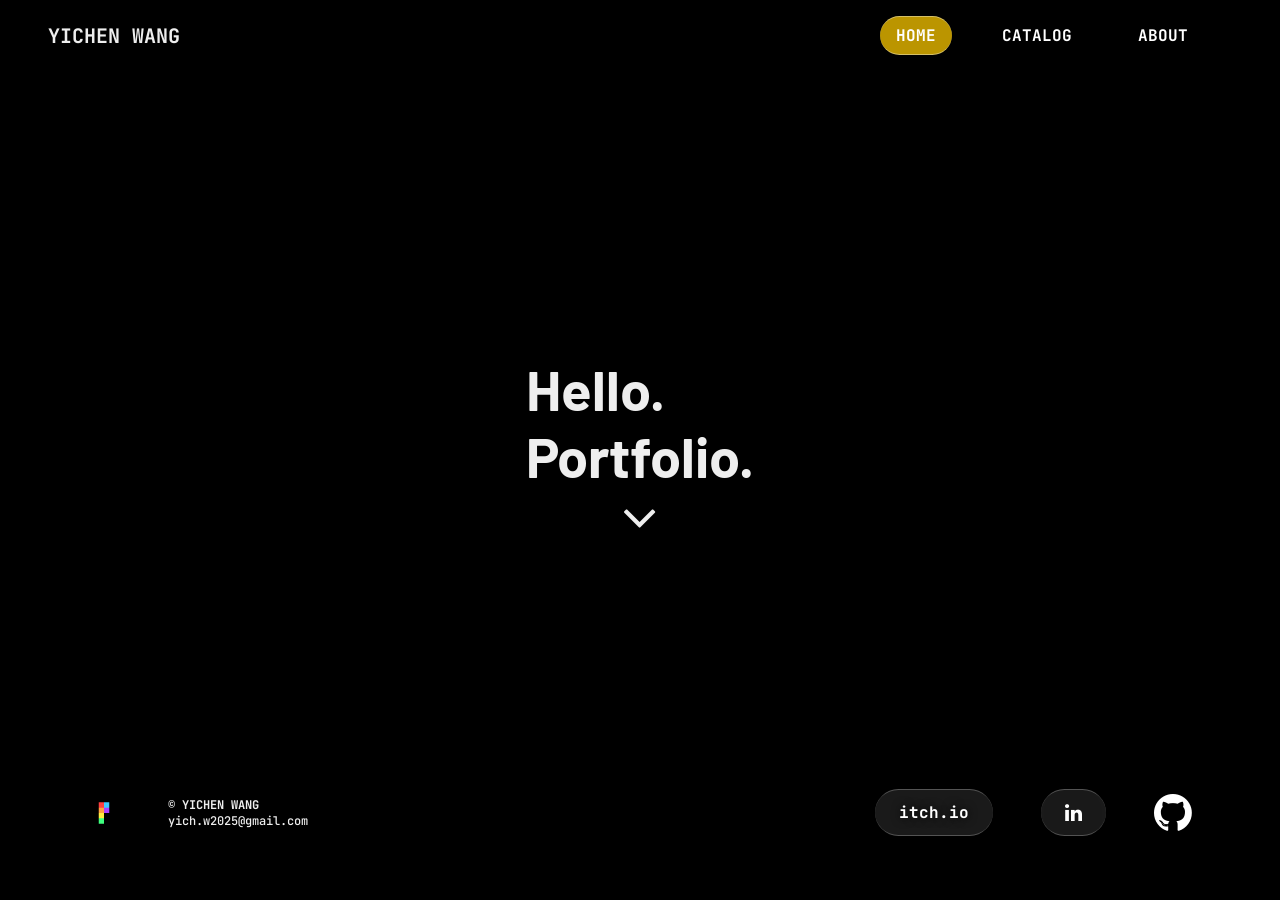
<file: index.html>
<!DOCTYPE html>
<html style="overflow: hidden;">
<!-- HEAD -->
<head>
  <meta charset="UTF-8">
  <meta name="viewport" content="width=device-width, initial-scale=1.0, viewport-fit=cover, strict-origin">

  <!-- STYLE -->
  <link rel="stylesheet" href="https://cdnjs.cloudflare.com/ajax/libs/font-awesome/4.7.0/css/font-awesome.min.css" onerror="this.onerror=null;this.href='assets/font-awesome-4.7.0/css/font-awesome.min.css';">
  <link rel="stylesheet" href="css/style.css">

  <!-- SCRIPTS -->
  <!--<script src="https://ajax.googleapis.com/ajax/libs/jquery/3.6.0/jquery.min.js" onerror="this.onerror=null;this.href='js/jquery-4.0.0.min.js';"></script>-->
  <script src="js/jquery-4.0.0.min.js"></script>
  <script src="js/script.js"></script>
  <script src="js/script_home.js"></script>

  <link rel="icon" href="favicon.png">
  <title>Portfolio • Yichen Wang</title>
</head>

<!-- BODY -->
  <body style="min-height: 100vh; overflow: hidden;">
    <div class="nav-bar" style="position: fixed; background: none; backdrop-filter: none; -webkit-backdrop-filter: none;">
      <a class="nav-bar-title">YICHEN WANG</a>
      <div style="float: right; display: block; margin-left: auto;">
        <a href="index.html" class="btn-text btn-link-font current">Home</a>
        <a href="library.html"class="btn-text btn-link-font">Catalog</a>
        <a href="about.html" class="btn-text btn-link-font">About</a>
      </div>
    </div>

    <div class="scroll-snap-container" id="home-content">
      <div class="scroll-snap-item">
        <div class="float-center">
          <h1 style="text-align: left; display: block;" class="anim-scale-out-fade-in">Hello.<br>Portfolio.<br><span><i class="fa fa-angle-down" style="text-align: center; display: block;"></i></span></h1>
        </div>
        <!--<img src="assets/images/atcw_signal.webp">-->
        <video autoplay muted loop style="width: 100%; object-fit: cover;">
              <source src="assets/videos/atcw.mp4" type="video/mp4">
              Your browser does not support the video tag.
          </video>
      </div>
      <div class="scroll-snap-item">
        <div class="float-center">
          <a class="btn-text-banner" href="https://tony-lindorock.itch.io/prey" onclick="window.open(this.href,'_blank');return false;" rel="noopener noreferrer"><h1>Prey</h1><br><br><h3>Demo on itch.io</h2></a>
        </div>
        <img src="assets/images/prey_ss.webp">
      </div>
      <div class="scroll-snap-item">
        <div class="float-center">
          <a class="btn-text-banner" href="proj_g_crimson.html"><h1>Project Crimson</h1></a>
        </div>
        <img src="assets/images/proj_crimson/crimson_env_concept.webp">
      </div>
      <!--<div class="scroll-snap-item">
        <div class="float-center">
          <a class="btn-text-banner" href="proj_gallery.html"><h1>Gallery</h1></a>
        </div>
        <img src="assets/images/misc/pistol_render_3.webp">
      </div>-->
      <div class="scroll-snap-item">
        <div class="float-center">
          <a class="btn-text-banner" href="proj_g_rhizome.html"><h1>Project Rhizome</h1></a>
        </div>
        <img src="assets/images/proj_rhizome/rh_closeup_security.webp">
      </div>
    </div>

    <footer style="position: fixed; background: none; left: 0; bottom: 0;">
      <div class="h-container" style="float: left; margin-right: auto; margin-left: 32px;">
        <img class="logo" src="assets/images/logo.png">
        <p class="footer-font">© YICHEN WANG<br><span class="footer-font-alt">yich.w2025@gmail.com<span></p>
      </div>
      <div class="h-container" style="float: right; margin-left: auto; margin-right: 32px;">
        <a class="btn btn-font" href="https://tony-lindorock.itch.io/" onclick="window.open(this.href,'_blank');return false;" rel="noopener noreferrer">itch.io</a>
        <a class="btn-icon shape" href="https://linkedin.com/in/yichen-wang-63a965241" onclick="window.open(this.href,'_blank');return false;" rel="noopener noreferrer"><i class="fa fa-linkedin" aria-hidden="true"></i></a>
        <a class="btn-icon" href="https://github.com/tonylindorock" onclick="window.open(this.href,'_blank');return false;" rel="noopener noreferrer"><i class="fa fa-github" aria-hidden="true"></i></a>
      </div>
    </footer>
  </body>

</html>
</file>
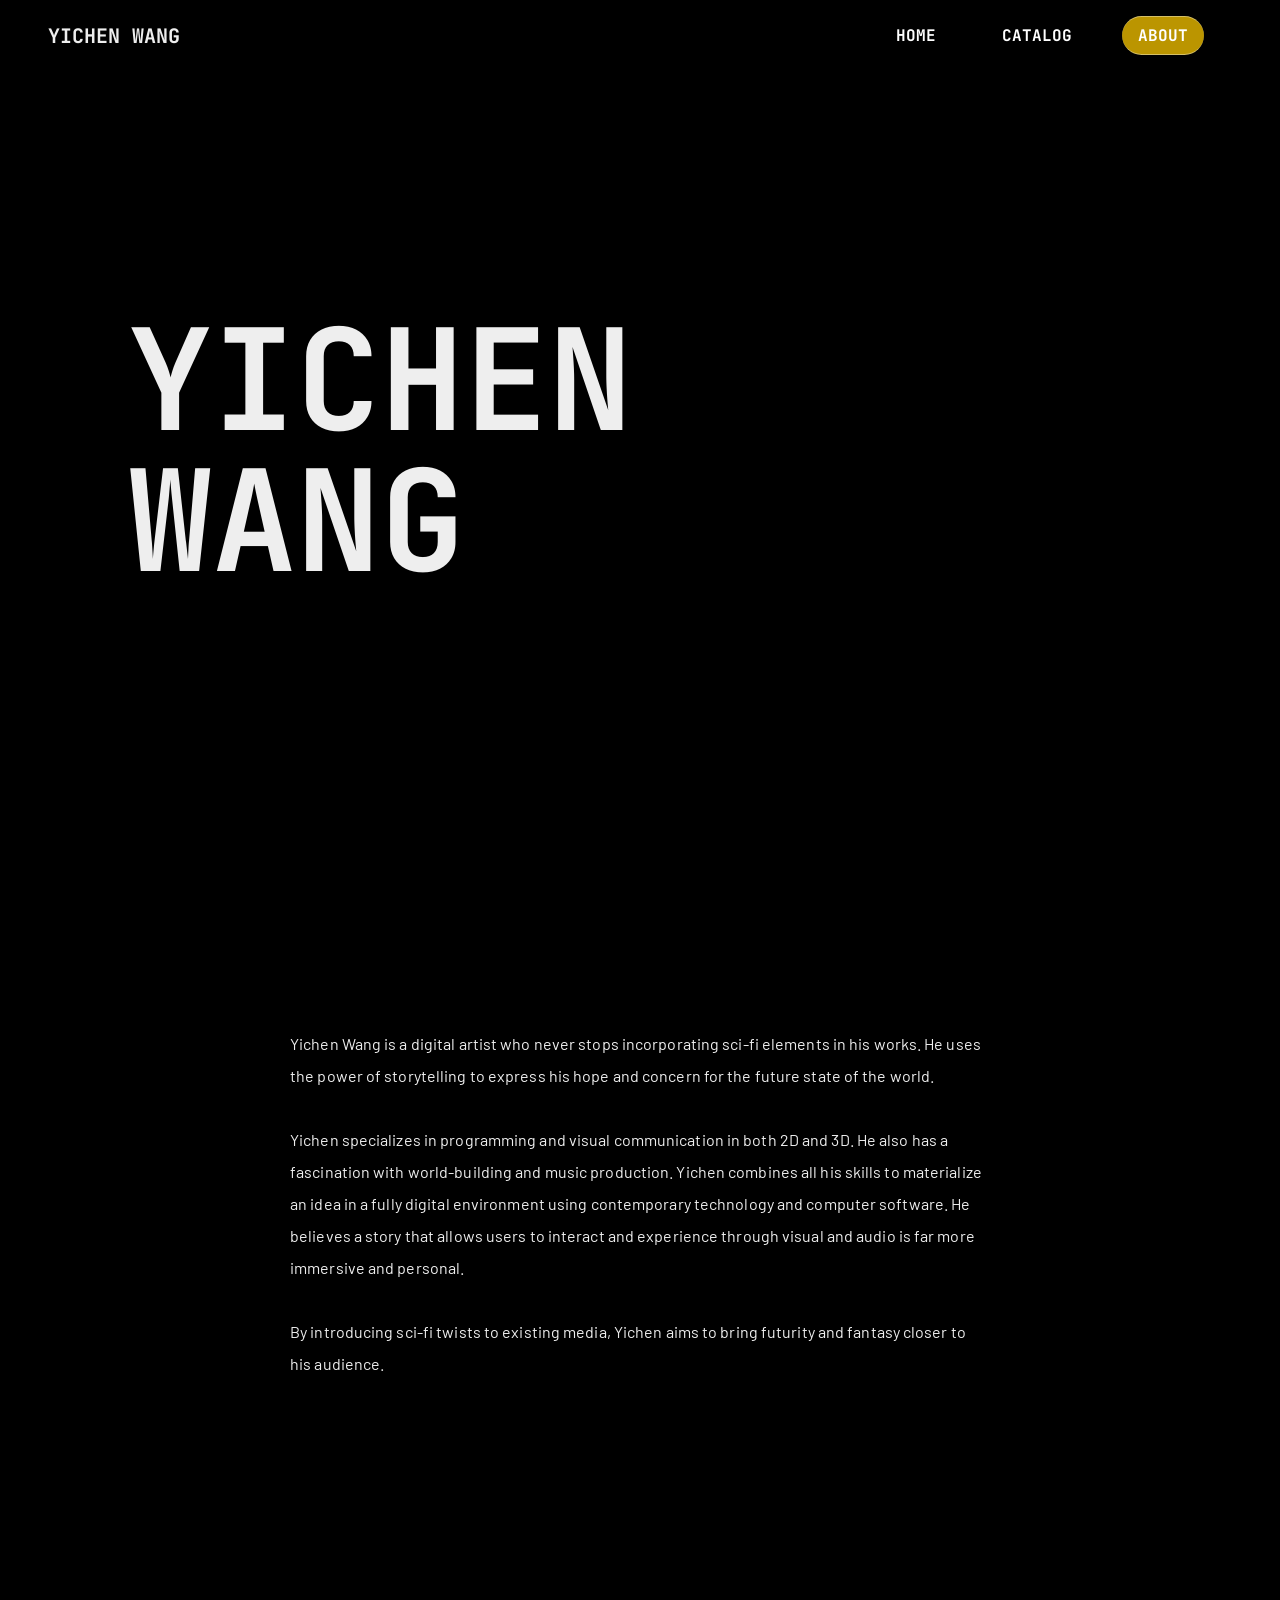
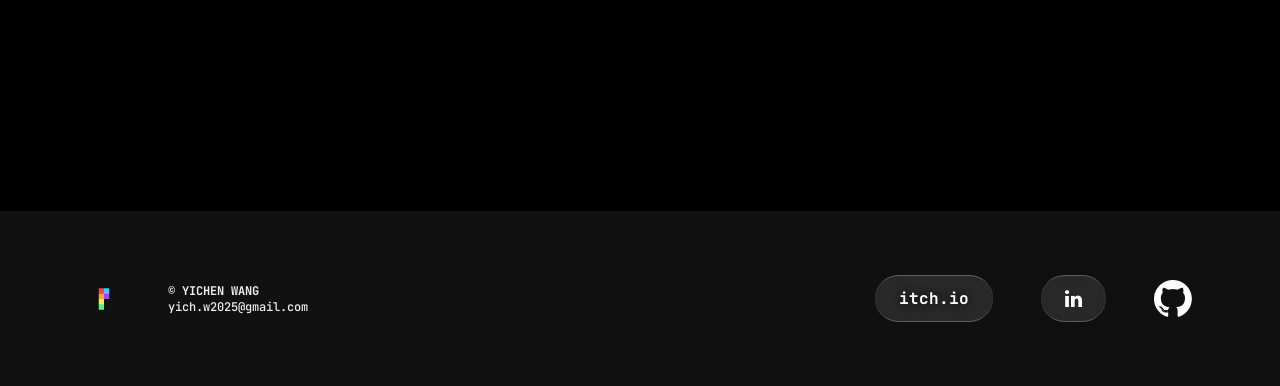
<file: about.html>
<!DOCTYPE html>
<html>
<!-- HEAD -->

<head>
    <meta charset="UTF-8">
    <meta name="viewport" content="width=device-width, initial-scale=1.0, viewport-fit=cover, strict-origin">

    <!-- STYLE -->
    <link rel="stylesheet" href="https://cdnjs.cloudflare.com/ajax/libs/font-awesome/4.7.0/css/font-awesome.min.css" onerror="onErrorLoader(this, 'assets/font-awesome-4.7.0/css/font-awesome.min.css')">
    <link rel="stylesheet" href="css/style.css">
    <link rel="stylesheet" href="css/style_about.css">

    <!-- SCRIPTS -->
    <!--<script src="https://ajax.googleapis.com/ajax/libs/jquery/3.6.0/jquery.min.js" onerror="this.onerror=null;this.href='js/jquery-4.0.0.min.js';"></script>-->
    <script src="js/jquery-4.0.0.min.js"></script>
    <script src="js/script.js"></script>
    <script src="js/script_about.js"></script>

    <link rel="icon" href="favicon.png">
    <title>About Me • Yichen Wang</title>
</head>

<!-- BODY -->
<body>
    <div class="nav-bar" style="position: fixed; left: 0; top: 0">
        <a class="nav-bar-title">YICHEN WANG</a>
        <div style="float: right; display: block; margin-left: auto;">
            <a href="index.html" class="btn-text btn-link-font">Home</a>
            <a href="library.html"class="btn-text btn-link-font">Catalog</a>
            <a href="about.html" class="btn-text btn-link-font current">About</a>
        </div>
    </div>

    <div class="title-name-container">
        <p id="about-name">YICHEN<br>WANG</p>
    </div>

    <div class="empty-space-x1"></div>

    <div class="text-box center body-font">
        <p>
            Yichen Wang is a digital artist who never stops incorporating sci-fi elements in his works. He uses the power of storytelling to express his hope and concern for the future state of the world. 
            <br><br>
            Yichen specializes in programming and visual communication in both 2D and 3D. He also has a fascination with world-building and music production. Yichen combines all his skills to materialize an idea in a fully digital environment using contemporary technology and computer software. He believes a story that allows users to interact and experience through visual and audio is far more immersive and personal.
            <br><br>
            By introducing sci-fi twists to existing media, Yichen aims to bring futurity and fantasy closer to his audience.
        </p>
    </div>

    <div class="empty-space-x2"></div>

    <button class="btn btn-font" id="btn-gotop" title="Go to top" style="visibility: hidden;" onclick="goToTop()"><i class="fa fa-chevron-up" aria-hidden="true"></i></button>

    <!-- FOOTER -->
    <footer style="left: 0; bottom: 0">
        <div class="h-container" style="float: left; margin-right: auto; margin-left: 32px;">
          <img class="logo" src="assets/images/logo.png">
          <p class="footer-font">© YICHEN WANG<br><span class="footer-font-alt">yich.w2025@gmail.com<span></p>
        </div>
        <div class="h-container" style="float: right; margin-left: auto; margin-right: 32px;">
          <a class="btn btn-font" href="https://tony-lindorock.itch.io/" onclick="window.open(this.href,'_blank');return false;" rel="noopener noreferrer">itch.io</a>
          <a class="btn-icon shape" href="https://linkedin.com/in/yichen-wang-63a965241" onclick="window.open(this.href,'_blank');return false;" rel="noopener noreferrer"><i class="fa fa-linkedin" aria-hidden="true"></i></a>
          <a class="btn-icon" href="https://github.com/tonylindorock" onclick="window.open(this.href,'_blank');return false;" rel="noopener noreferrer"><i class="fa fa-github" aria-hidden="true"></i></a>
        </div>
      </footer>
</body>

</html>
</file>
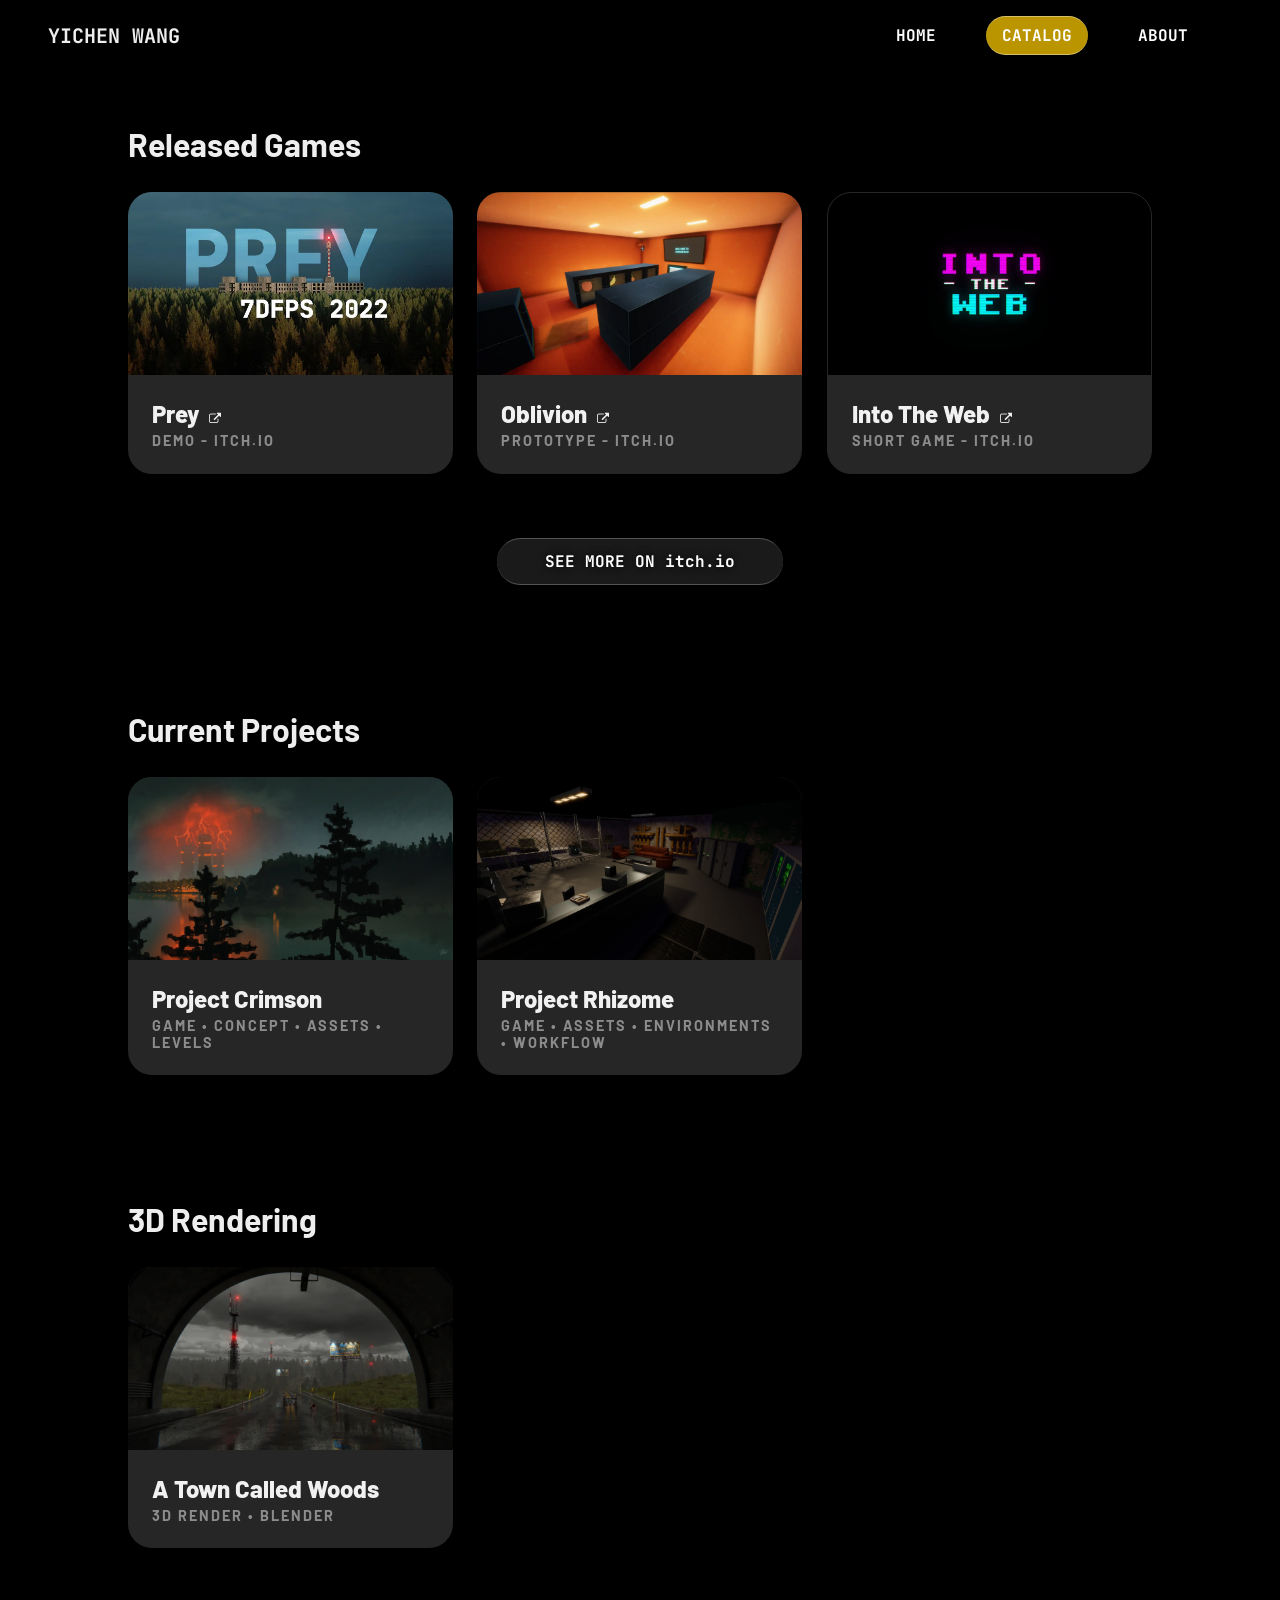
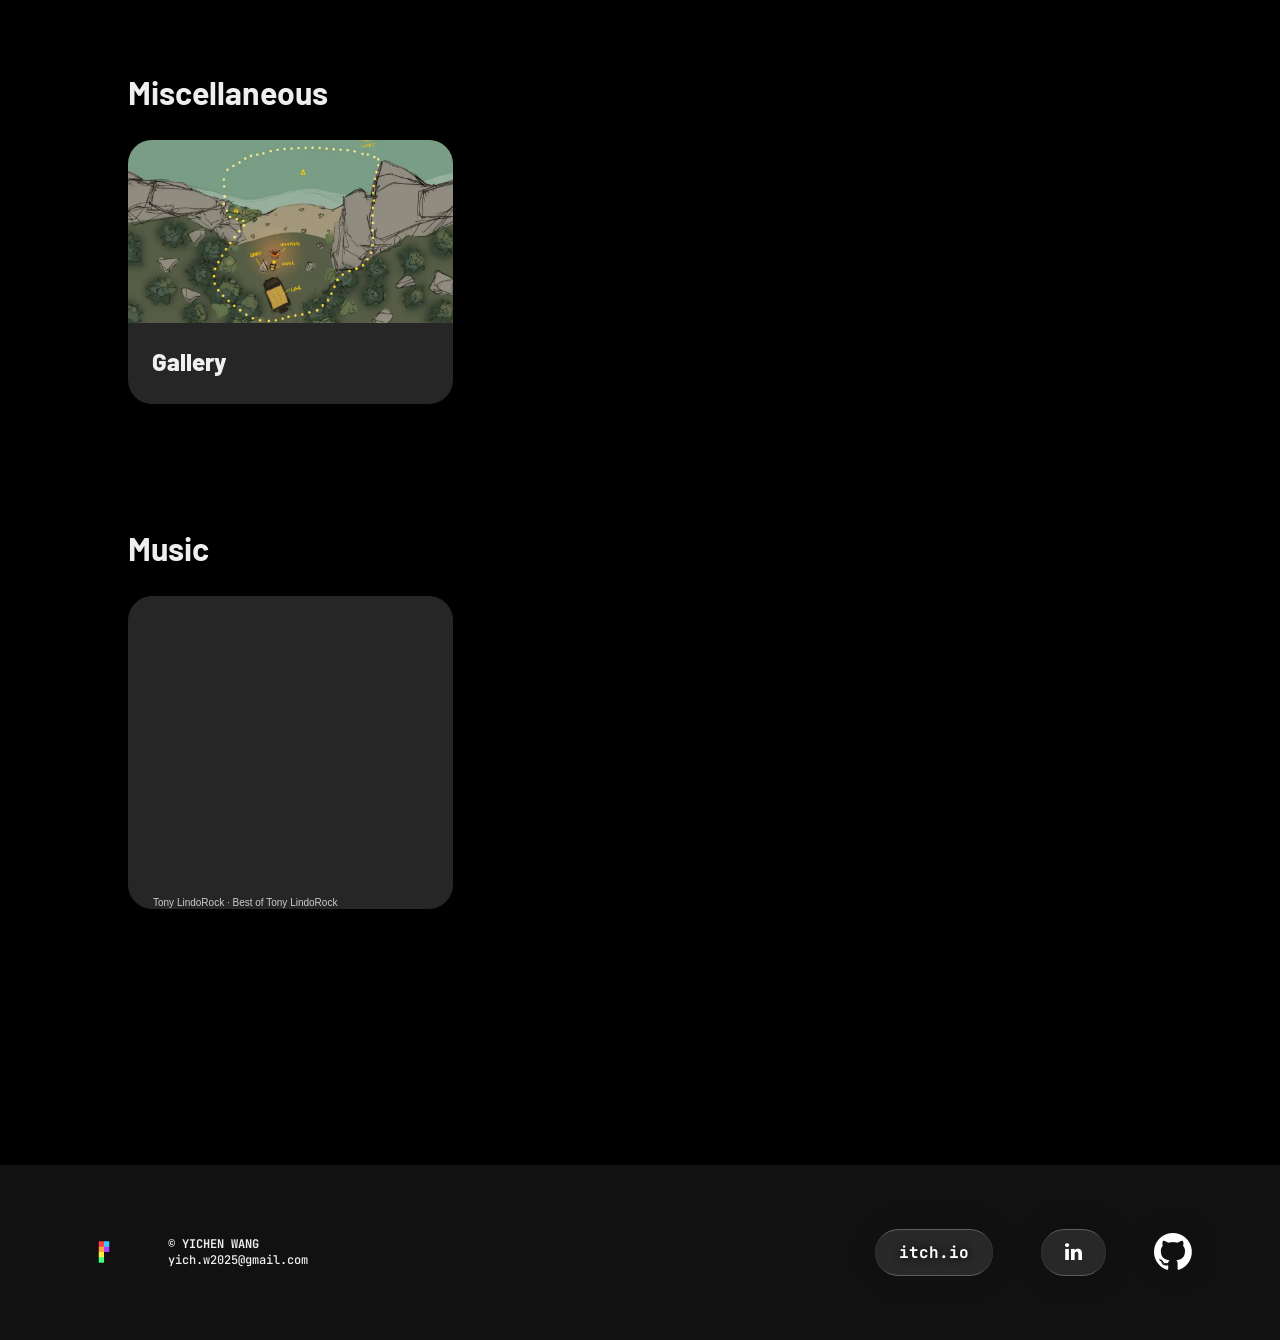
<file: library.html>
<!DOCTYPE html>
<html>
<!-- HEAD -->

<head>
    <meta charset="UTF-8">
    <meta name="viewport" content="width=device-width, initial-scale=1.0, viewport-fit=cover, strict-origin">

    <!-- STYLE -->
    <link rel="stylesheet" href="https://cdnjs.cloudflare.com/ajax/libs/font-awesome/4.7.0/css/font-awesome.min.css" onerror="onErrorLoader(this, 'assets/font-awesome-4.7.0/css/font-awesome.min.css')">
    <link rel="stylesheet" href="css/style.css">

    <!-- SCRIPTS -->
    <!--<script src="https://ajax.googleapis.com/ajax/libs/jquery/3.6.0/jquery.min.js" onerror="this.onerror=null;this.href='js/jquery-4.0.0.min.js';"></script>-->
    <script src="js/jquery-4.0.0.min.js"></script>
    <script src="js/script_inventory.js"></script>
    <script src="js/script.js"></script>

    <link rel="icon" href="favicon.png">
    <title>Catalog • Yichen Wang</title>
</head>

<!-- BODY -->

<body>
    <div class="nav-bar" style="position: fixed; left: 0; top: 0;">
        <a class="nav-bar-title">YICHEN WANG</a>
        <div style="float: right; display: block; margin-left: auto;">
            <a href="index.html" class="btn-text btn-link-font">Home</a>
            <a href="library.html"class="btn-text btn-link-font current">Catalog</a>
            <a href="about.html" class="btn-text btn-link-font">About</a>
        </div>
    </div>

    <!--<div class="banner">
        <div class="float-center">
            <h1 class="center-text">Games<br>Game Design<br>Level Design<br>Programming</h1>
        </div>
        <img class="banner" src="assets/images/oblivion_cover.jpg">
    </div>-->

    <div>
        <div class="empty-space-x1 constant"></div>
        
        <h1 class="category-container">Released Games</h1>
        <div class="grid-container">
            <a class="btn-proj anim-fade-on-load" href="https://tony-lindorock.itch.io/prey" onclick="window.open(this.href,'_blank');return false;" rel="noopener noreferrer">
                <img class="media-preview" src="assets/images/prey_ss.webp">
                <img src="assets/images/prey_cover.webp">
                <div>
                    <p class="title">Prey&nbsp;&nbsp;<i class="fa fa-external-link" style="font-size: 50%;" aria-hidden="true"></i></p>
                    <p class="des">Demo - itch.io</p>
                </div>
            </a>
            <a class="btn-proj anim-fade-on-load" href="https://tony-lindorock.itch.io/oblivion" onclick="window.open(this.href,'_blank');return false;" rel="noopener noreferrer" style="animation-delay: 0.1s;">
                <img class="media-preview" src="assets/images/oblivion_ss.webp">
                <img src="assets/images/oblivion_cover.webp">
                <div>
                    <p class="title">Oblivion&nbsp;&nbsp;<i class="fa fa-external-link" style="font-size: 50%;" aria-hidden="true"></i></p>
                    <p class="des">Prototype - itch.io</p>
                </div>
            </a>
            <a class="btn-proj outline anim-fade-on-load" href="https://tony-lindorock.itch.io/into-the-web-browser" onclick="window.open(this.href,'_blank');return false;" rel="noopener noreferrer" style="animation-delay: 0.2s;">
                <img class="media-preview" src="assets/images/itw_ss.webp">
                <img src="assets/images/itw_cover.webp">
                <div>
                    <p class="title">Into The Web&nbsp;&nbsp;<i class="fa fa-external-link" style="font-size: 50%;" aria-hidden="true"></i></p>
                    <p class="des">Short game - itch.io</p>
                </div>
            </a>
        </div>

        <div class="empty-space-x05"></div>

         <div class="h-container">
            <a class="btn btn-font" style="margin: 0 auto; padding-left: 48px; padding-right: 48px" href="https://tony-lindorock.itch.io/" onclick="window.open(this.href,'_blank');return false;" rel="noopener noreferrer">SEE MORE ON itch.io</a>
        </div>

        <div class="empty-space-x1"></div>
        
        <h1 class="category-container">Current Projects</h1>
        <div class="grid-container">
            <a class="btn-proj anim-fade-on-load" href="proj_g_crimson.html" style="animation-delay: 0.3s;">
                <img class="media-preview" src="assets/images/proj_crimson/crimson_ss_fps.webp">
                <img src="assets/images/proj_crimson/crimson_env_concept.webp">
                <div>
                    <p class="title">Project Crimson</p>
                    <p class="des">Game • Concept • Assets • Levels</p>
                </div>
            </a>
            <a class="btn-proj anim-fade-on-load" href="proj_g_rhizome.html" style="animation-delay: 0.4s;">
                <img class="media-preview" src="assets/images/proj_rhizome/rh_scene_building.webp">
                <img src="assets/images/proj_rhizome/rh_closeup_security.webp">
                <div>
                    <p class="title">Project Rhizome</p>
                    <p class="des">Game • Assets • Environments • Workflow</p>
                </div>
            </a>
        </div>

        <div class="empty-space-x1"></div>

        <h1 class="category-container">3D Rendering</h1>
        <div class="grid-container">
            <a class="btn-proj" href="proj_3d_atcw.html" onmouseover="onProjBtnEntered(this)" onmouseout="onProjBtnExited(this)" style="animation-delay: 0.5s;">
                <video muted loop class="media-preview">
                    <source src="assets/videos/atcw.mp4" type="video/mp4">
                    Your browser does not support the video tag.
                </video>
                <img src="assets/images/atcw_signal.webp">
                <div>
                    <p class="title">A Town Called Woods</p>
                    <p class="des">3D Render • Blender</p>
                </div>
            </a>
        </div>

        <div class="empty-space-x1"></div>
        
        <h1 class="category-container">Miscellaneous</h1>
        <div class="grid-container">
            <a class="btn-proj" href="proj_gallery.html" style="animation-delay: 0.6s;">
                <img class="media-preview" src="assets/images/misc/character_butcher.webp">
                <img src="assets/images/misc/awitw_lv.webp">
                <div>
                    <p class="title">Gallery</p>
                    <p class="des"></p>
                </div>
            </a>
        </div>

        <div class="empty-space-x1"></div>
        
        <h1 class="category-container">Music</h1>
        <div class="grid-container">
            <div class="btn-proj outline"><iframe width="100%" height="300" scrolling="no" frameborder="no" allow="autoplay; encrypted-media" src="https://w.soundcloud.com/player/?url=https%3A//api.soundcloud.com/playlists/soundcloud%3Aplaylists%3A2312456379%3Fsecret_token%3Ds-VtSMbPDx0zj&color=%23ff5500&auto_play=false&hide_related=false&show_comments=true&show_user=true&show_reposts=false&show_teaser=true&visual=true"></iframe><div style="font-size: 10px; color: #cccccc;line-break: anywhere;word-break: normal;overflow: hidden;white-space: nowrap;text-overflow: ellipsis; font-family: Interstate,Lucida Grande,Lucida Sans Unicode,Lucida Sans,Garuda,Verdana,Tahoma,sans-serif;font-weight: 100;"><a href="https://soundcloud.com/tony-lindorock" title="Tony LindoRock" target="_blank" style="color: #cccccc; text-decoration: none;">Tony LindoRock</a> · <a href="https://soundcloud.com/tony-lindorock/sets/best-of-tony-lindorock" title="Best of Tony LindoRock" target="_blank" style="color: #cccccc; text-decoration: none;">Best of Tony LindoRock</a></div></div>
        </div>

        <div class="empty-space-x2"></div>

        <!-- footer -->
        <!--<div class="footnote">
            <p>Some games are also available on GitHub.</p>
        </div>-->

        <footer style="left: 0; bottom: 0">
            <div class="h-container" style="float: left; margin-right: auto; margin-left: 32px;">
                <img class="logo" src="assets/images/logo.png">
                <p class="footer-font">© YICHEN WANG<br><span class="footer-font-alt">yich.w2025@gmail.com<span></p>
            </div>
            <div class="h-container" style="float: right; margin-left: auto; margin-right: 32px;">
                <a class="btn btn-font" href="https://tony-lindorock.itch.io/" onclick="window.open(this.href,'_blank');return false;" rel="noopener noreferrer">itch.io</a>
                <a class="btn-icon shape" href="https://linkedin.com/in/yichen-wang-63a965241" onclick="window.open(this.href,'_blank');return false;" rel="noopener noreferrer"><i class="fa fa-linkedin" aria-hidden="true"></i></a>
                <a class="btn-icon" href="https://github.com/tonylindorock" onclick="window.open(this.href,'_blank');return false;" rel="noopener noreferrer"><i class="fa fa-github" aria-hidden="true"></i></a>
            </div>
        </footer>
    </div>
</body>

</html>
</file>
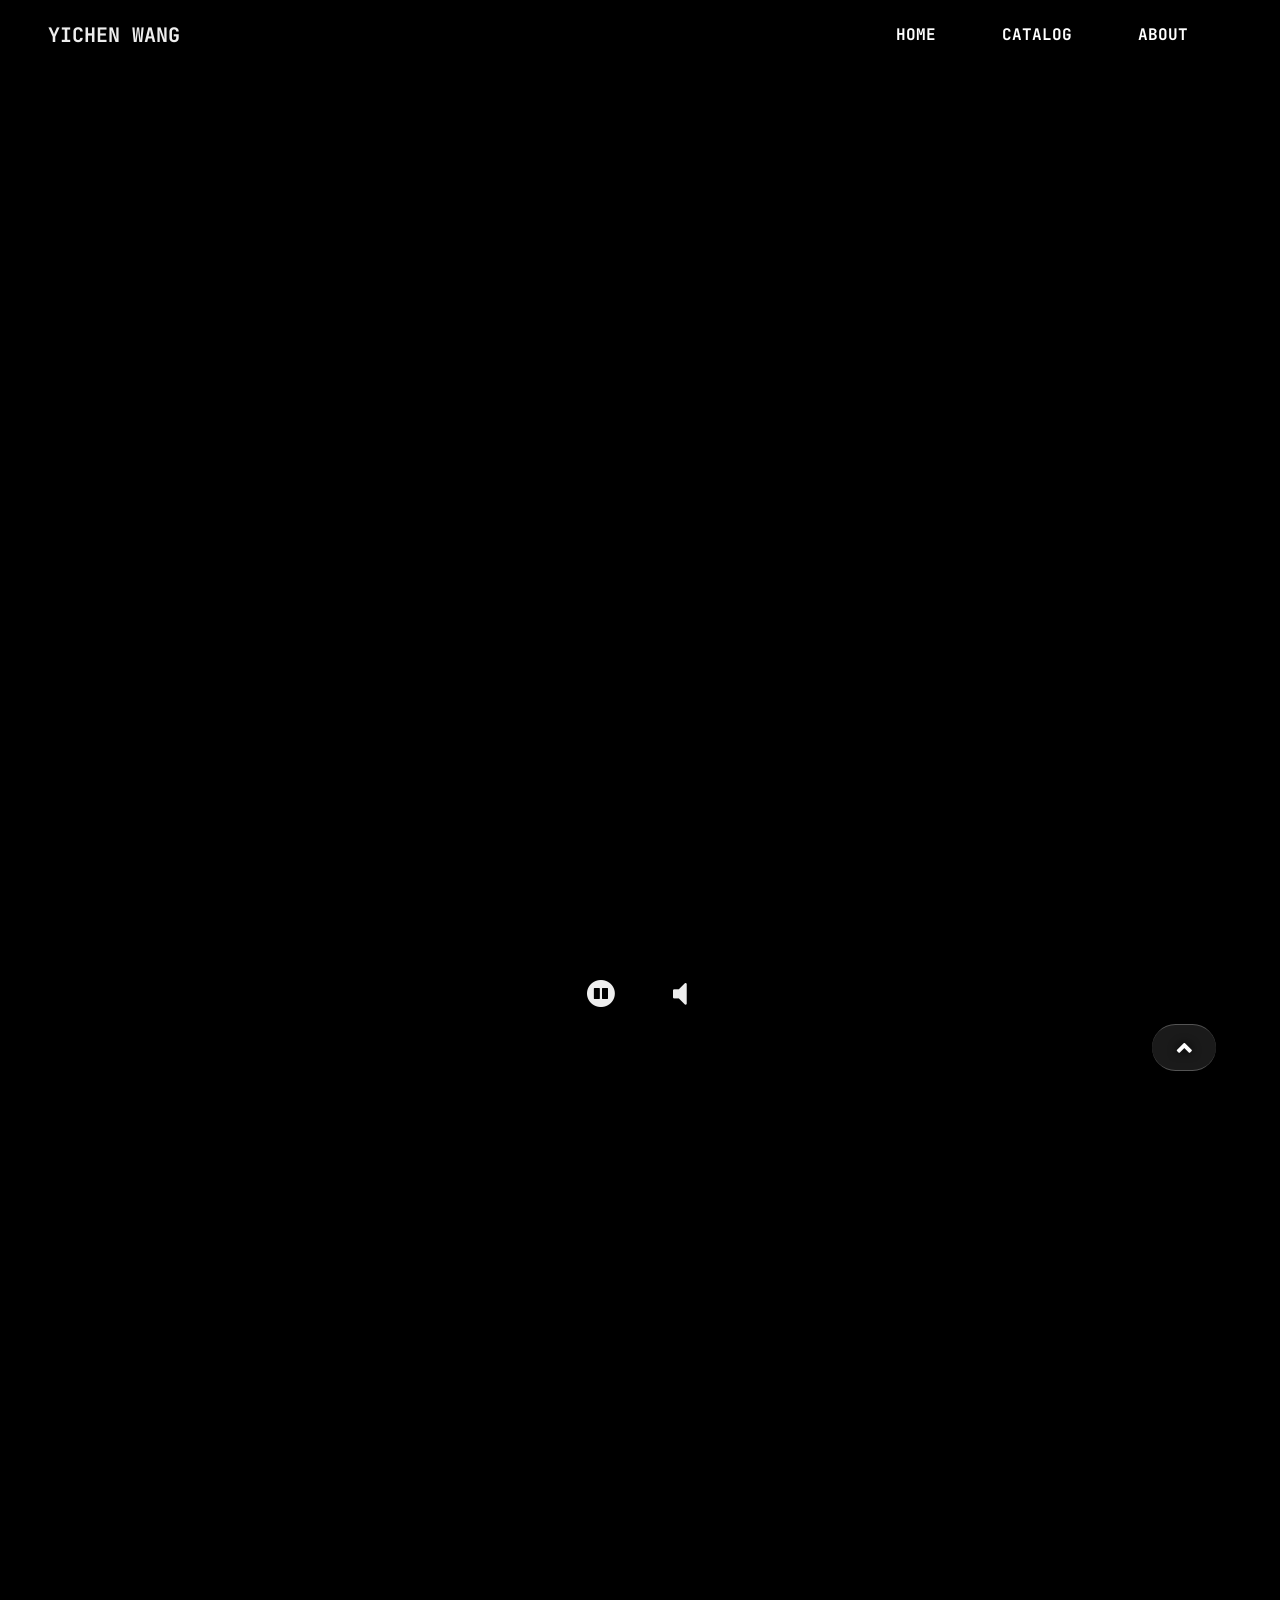
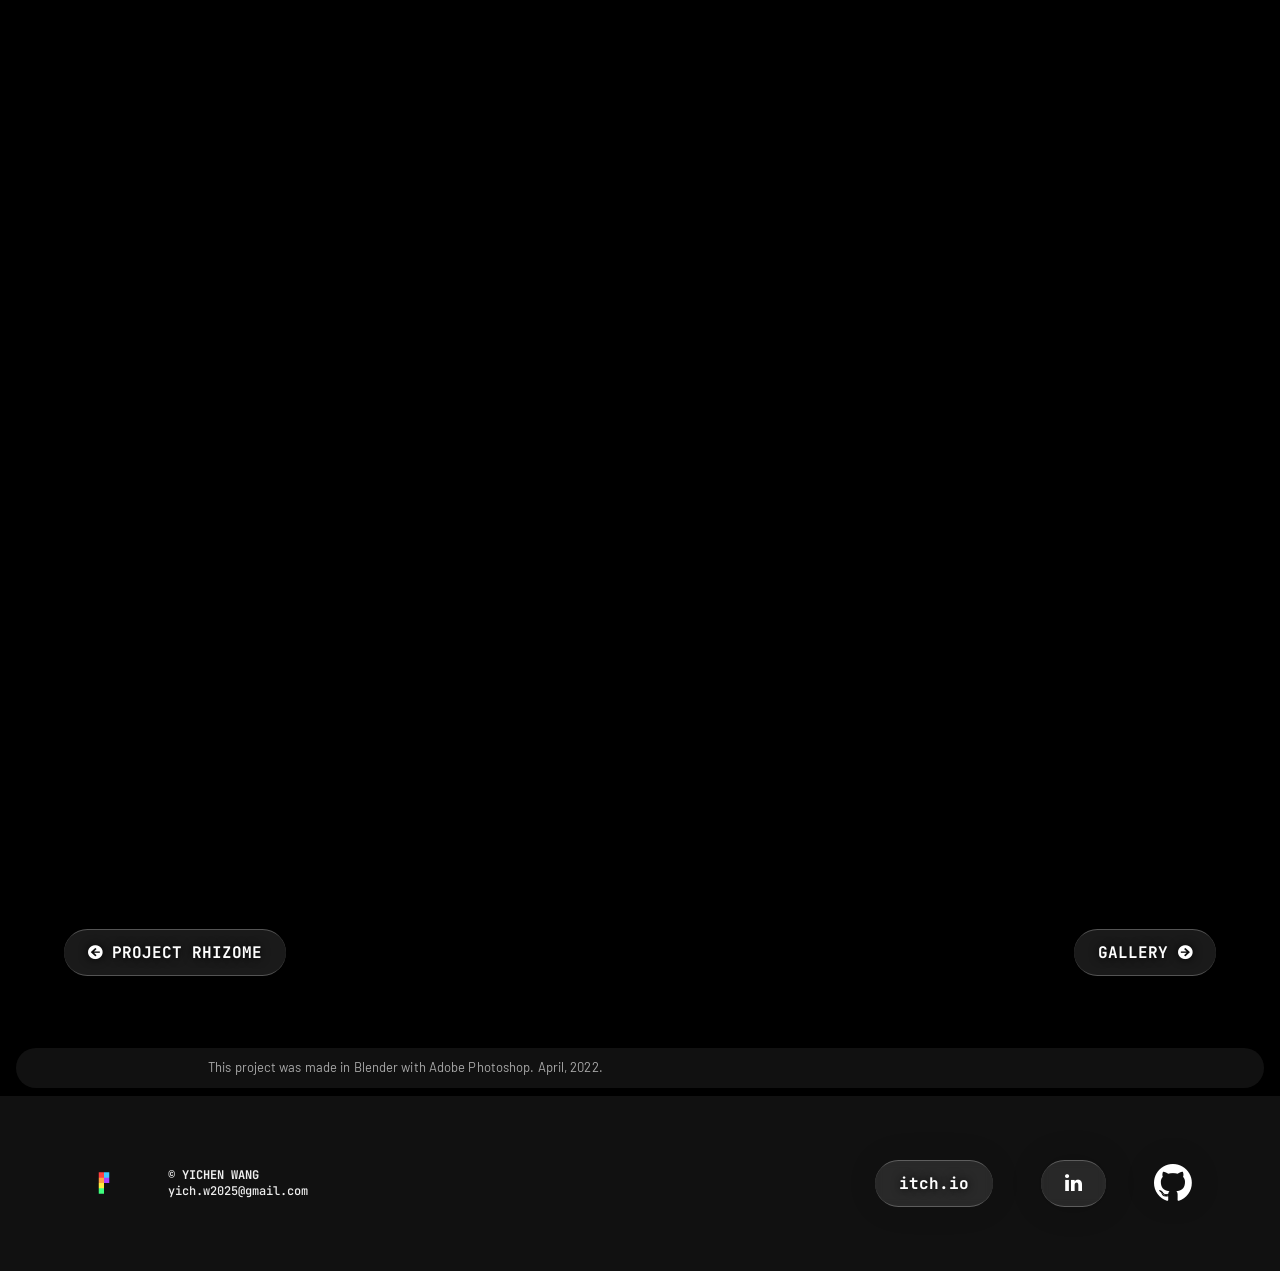
<file: proj_3d_atcw.html>
<!DOCTYPE html>
<html>
<!-- HEAD -->

<head>
    <meta charset="UTF-8">
    <meta name="viewport" content="width=device-width, initial-scale=1.0, viewport-fit=cover, strict-origin">

    <!-- STYLE -->
    <link rel="stylesheet" href="https://cdnjs.cloudflare.com/ajax/libs/font-awesome/4.7.0/css/font-awesome.min.css" onerror="onErrorLoader(this, 'assets/font-awesome-4.7.0/css/font-awesome.min.css')">
    <link rel="stylesheet" href="css/style.css">
    <link rel="stylesheet" href="css/style_proj.css">

    <!-- SCRIPTS -->
    <!--<script src="https://ajax.googleapis.com/ajax/libs/jquery/3.6.0/jquery.min.js" onerror="this.onerror=null;this.href='js/jquery-4.0.0.min.js';"></script>-->
    <script src="js/jquery-4.0.0.min.js"></script>
    <script src="js/parallax_banner.js"></script>
    <script src="js/gallery.js"></script>
    <script src="js/dropdown.js"></script>
    <script src="js/video.js"></script>
    <script src="js/script.js"></script>
    <script src="js/script_proj.js"></script>


    <link rel="icon" href="favicon.png">
    <title>A Town Called Woods</title>
</head>

<!-- BODY -->

<body>
    <div class="nav-bar" style="position: absolute; left: 0; top: 0; backdrop-filter: none; background: none;">
        <a class="nav-bar-title">YICHEN WANG</a>
        <div style="float: right; display: block; margin-left: auto;">
            <a href="index.html" class="btn-text btn-link-font">Home</a>
            <a href="library.html"class="btn-text btn-link-font">Catalog</a>
            <a href="about.html" class="btn-text btn-link-font">About</a>
        </div>
    </div>

    <div class="btns-top disabled" id="top-btns">
        <a class="btn btn-return btn-font" href="library.html"><i class="fa fa-angle-left"></i>&nbsp;CATALOG</a>
        <!-- same as the first item but hidden -->
        <a class="btn btn-title btn-font" id="page-progress" style="visibility: hidden">&lt; BACK</a>
    </div>

    <div class="banner aspect-4x3 video">
        <video autoplay muted loop id="video-atcw">
            <source src="assets/videos/atcw.mp4" type="video/mp4">
            Your browser does not support the video tag.
          </video>
    </div>

    <div class="parallax-solid aspect-4x3">
        <div class="video-controls" id="video-atcw-controls">
            <button id="video-atcw-control-play" class="btn-icon-alt disabled" onclick='updateVideo(this, "video-atcw", "play")'><i class="fa fa-play-circle"></i></button>
            <button id="video-atcw-control-pause" class="btn-icon-alt" onclick='updateVideo(this, "video-atcw", "pause")'><i class="fa fa-pause-circle"></i></button>
            <button id="video-atcw-control-unmute" class="btn-icon-alt" onclick='updateVideo(this, "video-atcw", "unmute")'><i class="fa fa-volume-off"></i></button>
            <button id="video-atcw-control-mute" class="btn-icon-alt disabled" onclick='updateVideo(this, "video-atcw", "mute")'><i class="fa fa-volume-up"></i></button>
        </div>

        <div class="empty-space-x1"></div>

        <div class="content-grid">
            <div style="display: inline-block; justify-self: start">
                <h1 class="scroll-reveal">A Town Called Woods</h1>
                <br><br>
                <p class="subtitle scroll-reveal" style="color: #ffcc00">3D • Render • Blender</p>
            </div>
            <div class="text-box contained body-font scroll-reveal">
                <p>
                    A Town Called Woods is about a seemingly ordinary but mysterious town surrounded by forests in the middle of nowhere. From the surface, it looks like just another average, peaceful town, but there is always something lurking in the shadows...
                    <br><br>
                    Inspired by Simon Stålenhag's work, these renders aim to capture the mundaneness of realism and the fantasy of surreal structures.
                </p>
            </div>
        </div>

        <div class="empty-space-x1"></div>

        <div class="scroll-reveal">
            <!-- Gallery starts here -->
            <div class="gallery" id="gallery-playerfeedback" onmouseover='galleryMouseOver(true)' onmouseleave='galleryMouseOver(false)'>
                <div class="image">
                    <p class="caption">Signal</p>
                    <img src="assets/images/atcw_signal.webp">
                </div>
                <div class="image">
                    <p class="caption">Power - Night</p>
                    <img src="assets/images/atcw_power_night.webp">
                </div>
                <div class="image">
                    <p class="caption">Power - Day</p>
                    <img src="assets/images/atcw_power_day.webp">
                </div>
            </div>

            <div class="gallery-indicators" id="gallery-playerfeedback-indicators">
            </div>

            <div class="gallery-controls">
                <div>
                    <button class="btn-gallery-prev" onclick='updateGallery("gallery-playerfeedback", -1)'><i class="fa fa-chevron-circle-left"></i></button>
                    <button class="btn-gallery-next" onclick='updateGallery("gallery-playerfeedback", 1)'><i class="fa fa-chevron-circle-right"></i></button>
                </div>
            </div>
            <!-- Gallery ends here -->
        </div>

        <div class="empty-space-x1"></div>

        <button class="btn btn-font" id="btn-gotop" title="Go to top" onclick="goToTop()"><i class="fa fa-chevron-up" aria-hidden="true"></i></button>

        <!-- footer -->
        <div class="v-container" style="width: 100%">
            <div class="quick-link-container">
                <a class="btn btn-font" href="proj_g_rhizome.html"><i class="fa fa-arrow-circle-left"></i>&nbsp;PROJECT RHIZOME</a>
                <!--<a class="btn btn-font" href="proj_g_crimson.html"><i class="fa fa-arrow-circle-left"></i>&nbsp;PROJECT CRIMSON</a>-->
                <a class="btn btn-font" href="proj_gallery.html">GALLERY&nbsp;<i class="fa fa-arrow-circle-right"></i></a>
            </div>

            <div class="footnote">
                <div>
                    <p>This project was made in Blender with Adobe Photoshop. April, 2022.</p>
                </div>
            </div>

            <footer style="left: 0; bottom: 0">
                <div class="h-container" style="float: left; margin-right: auto; margin-left: 32px;">
                    <img class="logo" src="assets/images/logo.png">
                    <p class="footer-font">© YICHEN WANG<br><span class="footer-font-alt">yich.w2025@gmail.com<span></p>
                </div>
                <div class="h-container" style="float: right; margin-left: auto; margin-right: 32px">
                    <a class="btn btn-font" href="https://tony-lindorock.itch.io/" onclick="window.open(this.href,'_blank');return false;" rel="noopener noreferrer">itch.io</a>
                    <a class="btn-icon shape" href="https://linkedin.com/in/yichen-wang-63a965241" onclick="window.open(this.href,'_blank');return false;" rel="noopener noreferrer"><i class="fa fa-linkedin" aria-hidden="true"></i></a>
                    <a class="btn-icon" href="https://github.com/tonylindorock" onclick="window.open(this.href,'_blank');return false;" rel="noopener noreferrer"><i class="fa fa-github" aria-hidden="true"></i></a>
                </div>
            </footer>
        </div>
</body>

</html>
</file>
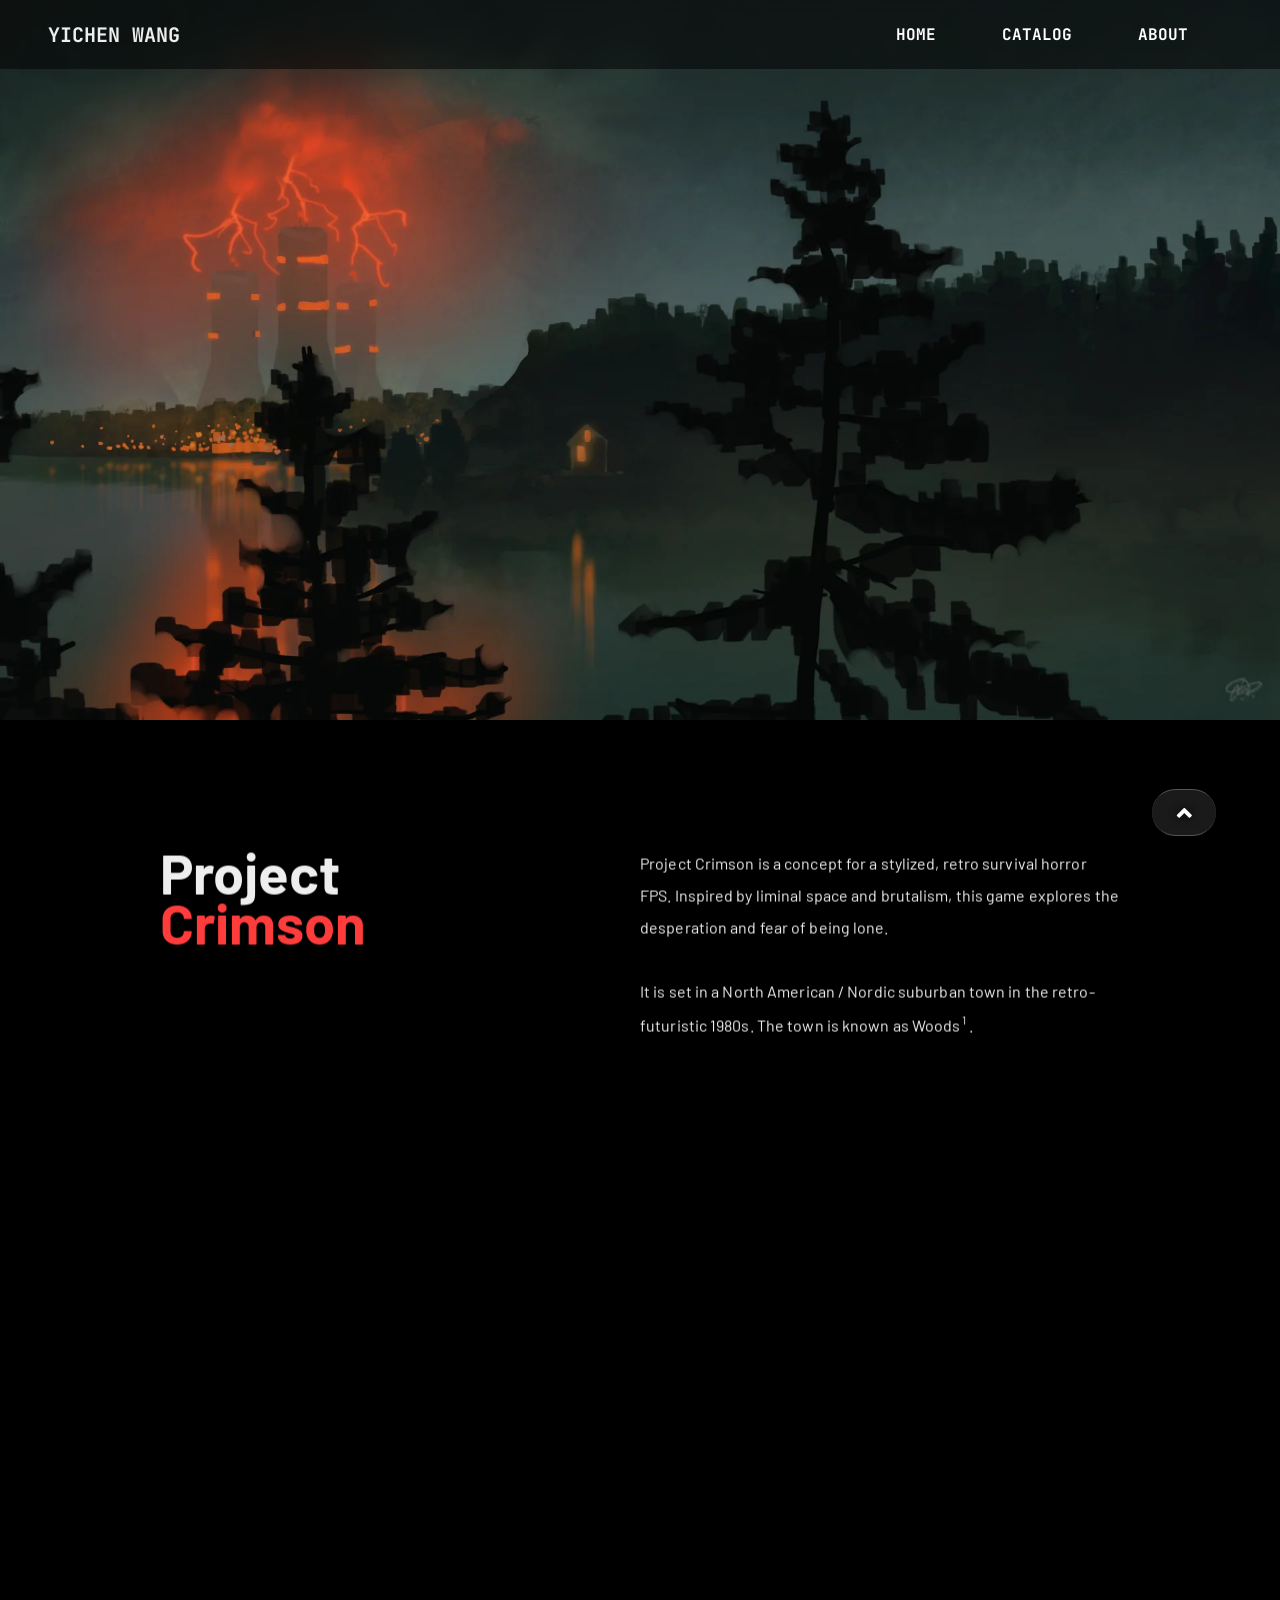
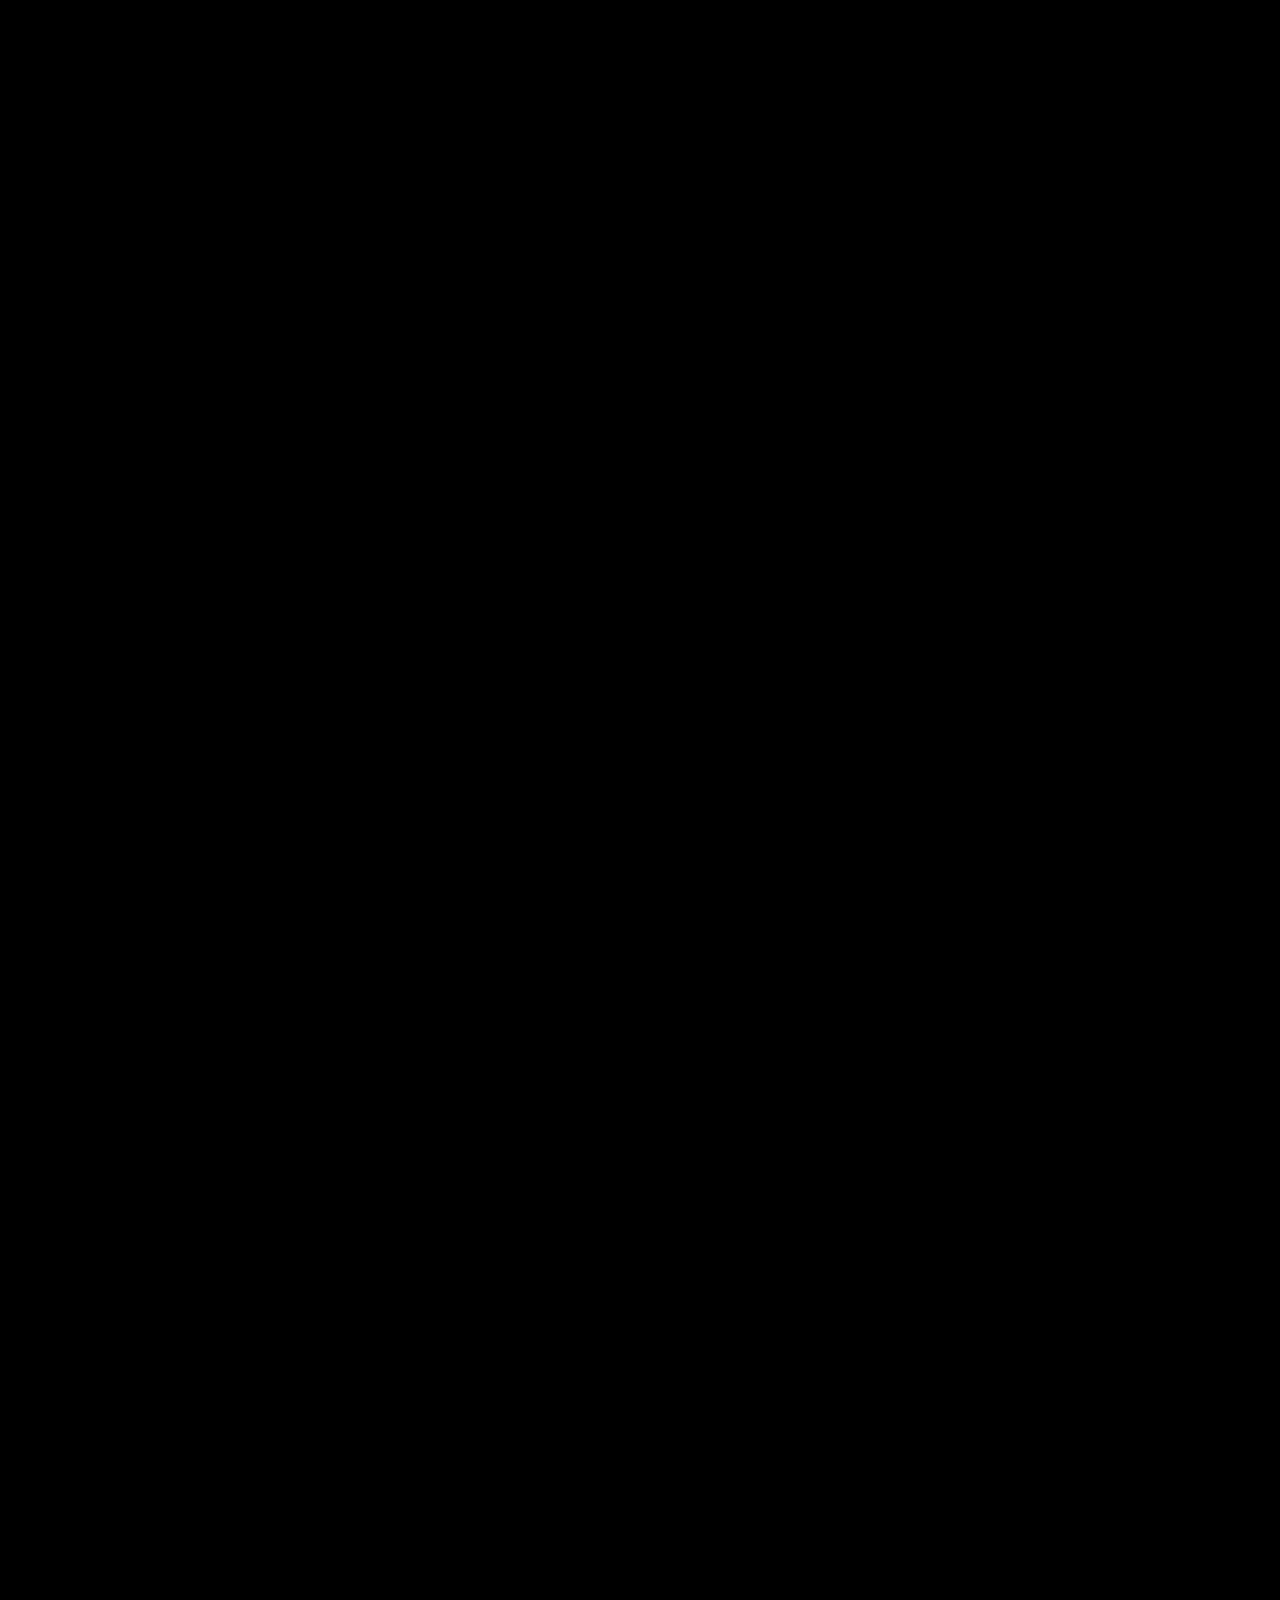
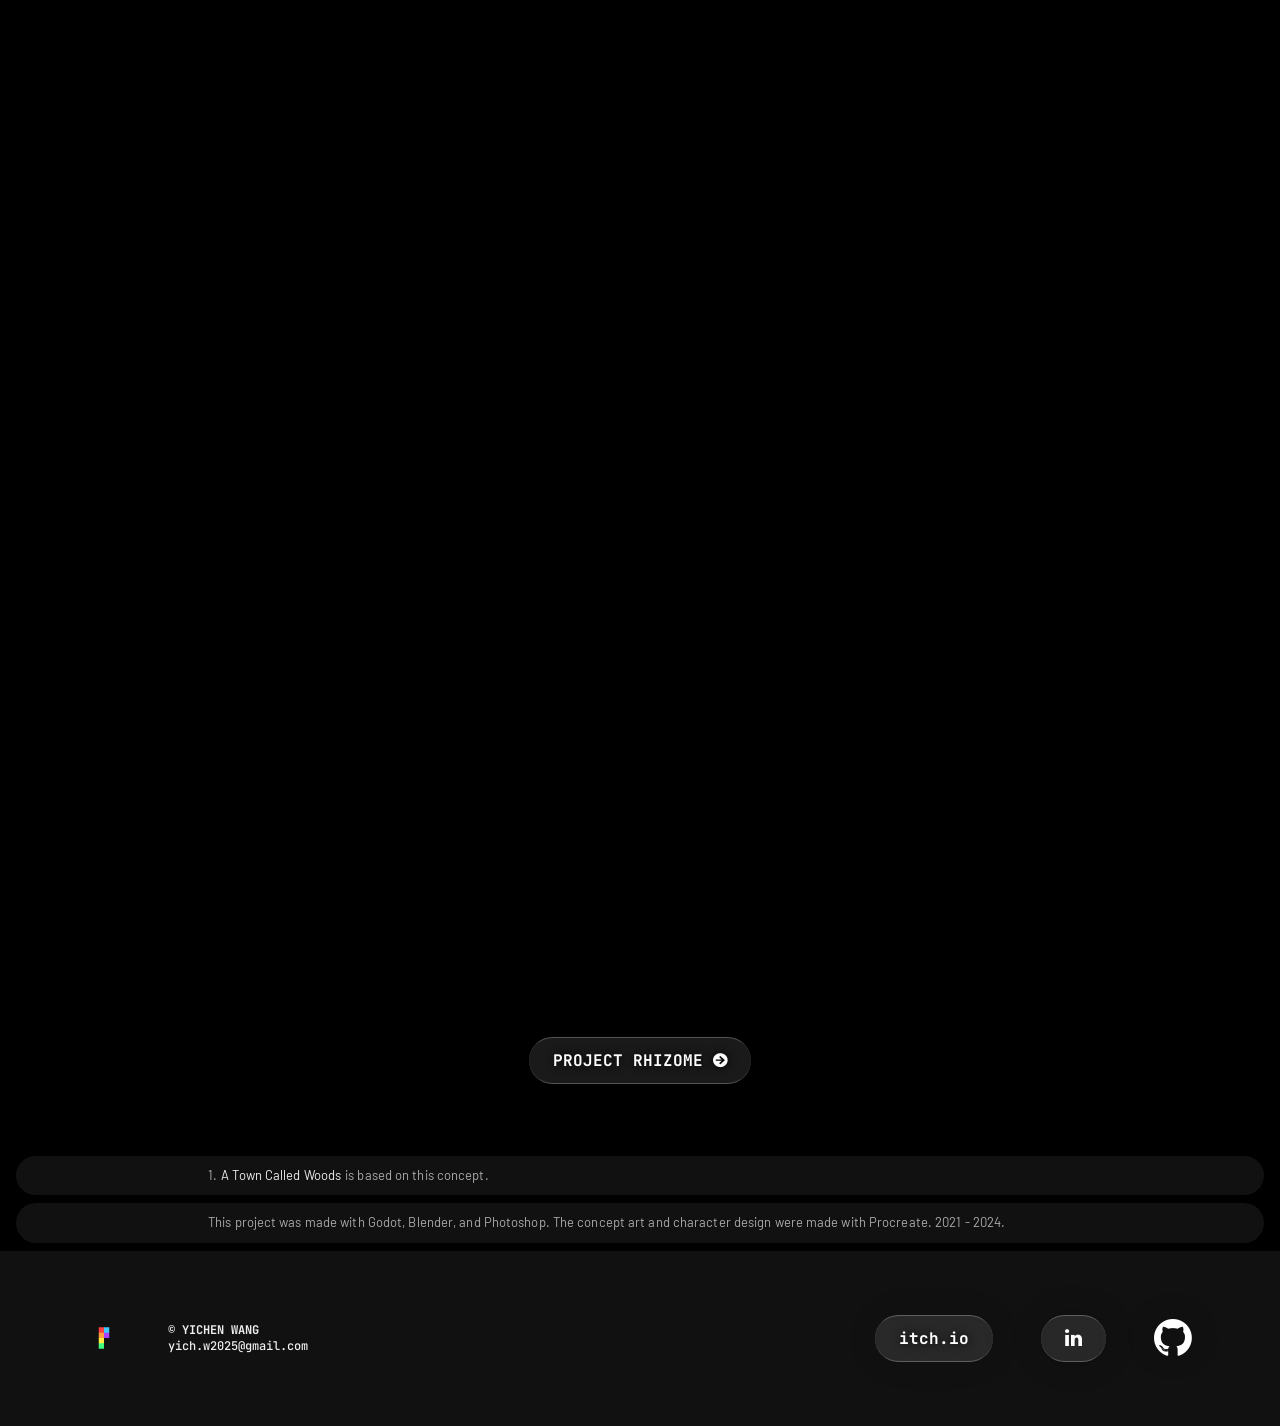
<file: proj_g_crimson.html>
<!DOCTYPE html>
<html>
<!-- HEAD -->

<head>
    <meta charset="UTF-8">
    <meta name="viewport" content="width=device-width, initial-scale=1.0, viewport-fit=cover, strict-origin">

    <!-- STYLE -->
    <link rel="stylesheet" href="https://cdnjs.cloudflare.com/ajax/libs/font-awesome/4.7.0/css/font-awesome.min.css" onerror="onErrorLoader(this, 'assets/font-awesome-4.7.0/css/font-awesome.min.css')">
    <link rel="stylesheet" href="css/style.css">
    <link rel="stylesheet" href="css/style_proj.css">
    <link rel="stylesheet" href="css/style_gallery_wall.css">

    <!-- SCRIPTS -->
    <!--<script src="https://ajax.googleapis.com/ajax/libs/jquery/3.6.0/jquery.min.js" onerror="this.onerror=null;this.href='js/jquery-4.0.0.min.js';"></script>-->
    <script src="js/jquery-4.0.0.min.js"></script>
    <script src="js/parallax_banner.js"></script>
    <script src="js/gallery.js"></script>
    <script src="js/dropdown.js"></script>
    <script src="js/script.js"></script>
    <script src="js/script_proj.js"></script>


    <link rel="icon" href="favicon.png">
    <title>Project Crimson</title>
</head>

<!-- BODY -->

<body>
    <div class="nav-bar" style="position: absolute; left: 0; top: 0">
        <a class="nav-bar-title">YICHEN WANG</a>
        <div style="float: right; display: block; margin-left: auto;">
            <a href="index.html" class="btn-text btn-link-font">Home</a>
            <a href="library.html"class="btn-text btn-link-font">Catalog</a>
            <a href="about.html" class="btn-text btn-link-font">About</a>
        </div>
    </div>

    <div class="btns-top disabled" id="top-btns">
        <a class="btn btn-return btn-font" href="library.html"><i class="fa fa-angle-left"></i>&nbsp;CATALOG</a>
        <!--<div class="dropdown">
            <button class="btn btn-title btn-font" id="page-progress" onclick='toggleDropdown()'>Project Crimson</button>
            <div class="dropdown-content disabled" id="dropdown-menu">
                <button onclick='scrollToElement("s1")'>Title&nbsp;<i class="fa fa-angle-right"></i></button>
                <button onclick='scrollToElement("s2")'>Assets&nbsp;<i class="fa fa-angle-right"></i></button>
                <button onclick='scrollToElement("s3")'>Levels&nbsp;<i class="fa fa-angle-right"></i></button>
            </div>
        </div>-->
        <!-- same as the first item but hidden -->
        <a class="btn btn-title btn-font" id="page-progress" style="visibility: hidden">&lt; BACK</a>
    </div>

    <div class="banner">
        <img src="assets/images/proj_crimson/crimson_env_concept.webp">
    </div>

    <div class="parallax-solid">

        <div id="s1" class="empty-space-x1"></div>

        <div class="content-grid">
            <div style="display: inline-block; justify-self: start">
                <h1 style=" line-height: 0.9;" class="scroll-reveal">Project<br><span style="color: #ff3c3c">Crimson</span></h1>
                <br>
                <p class="subtitle scroll-reveal" style="color: #888">Assets • Levels • Concept</p>
            </div>
            <div class="text-box contained body-font scroll-reveal">
                <p>
                    Project Crimson is a concept for a stylized, retro survival horror FPS. Inspired by liminal space and brutalism, this game explores the desperation and fear of being lone.
                    <br><br>
                    It is set in a North American / Nordic suburban town in the retro-futuristic 1980s. The town is known as Woods<a class="font-superscript" onclick="goToBottom()">1</a>.
                </p>
            </div>
        </div>

        <div class="empty-space-x1"></div>

        <div class="content-bg scroll-reveal" style="background-color: #111; color: #eee;">

            <div class="empty-space-x1"></div>

            <!-- Gallery starts here -->
            <div class="gallery" id="gallery-playerfeedback" onmouseover='galleryMouseOver(true)' onmouseleave='galleryMouseOver(false)'>
                <div class="image rect">
                    <p class="caption">Character Concept 1</p>
                    <img src="assets/images/proj_crimson/hugo.webp">
                </div>
                <div class="image rect">
                    <p class="caption">Character Concept 2</p>
                    <img src="assets/images/proj_crimson/hugo_alt.webp">
                </div>
                <div class="image rect">
                    <p class="caption">Character Concept 3</p>
                    <img src="assets/images/proj_crimson/ian.webp">
                </div>
                <div class="image rect">
                    <p class="caption">Enemy Concept 1</p>
                    <img src="assets/images/proj_crimson/crimson_sloth.webp">
                </div>
                <div class="image rect">
                    <p class="caption">Enemy Concept 2</p>
                    <img src="assets/images/proj_crimson/crimson_greed.webp">
                </div>
                <div class="image rect">
                    <p class="caption">Enemy Concept 3</p>
                    <img src="assets/images/proj_crimson/crimson_pride.webp">
                </div>
                <div class="image rect">
                    <p class="caption">Enemy Concept 3</p>
                    <img src="assets/images/proj_crimson/crimson_wrath.webp">
                </div>
                <div class="image rect">
                    <p class="caption">Enemy Concept 4</p>
                    <img src="assets/images/proj_crimson/crimson_uncommon.webp">
                </div>
            </div>

            <div class="gallery-indicators" id="gallery-playerfeedback-indicators"></div>

            <div class="gallery-controls">
                <div id="gallery-playerfeedback-controls">
                    <button  style="color: #aaa" class="btn-gallery-prev" onclick='updateGallery("gallery-playerfeedback", -1)'><i class="fa fa-chevron-circle-left"></i></button>
                    <button  style="color: #aaa" class="btn-gallery-next" onclick='updateGallery("gallery-playerfeedback", 1)'><i class="fa fa-chevron-circle-right"></i></button>
                </div>
            </div>
        </div>
        <!-- Gallery ends here -->

        <div id="s2" class="empty-space-x1"></div>

        <div class="content-grid">
            <div class="v-container scroll-reveal" style="justify-self: start">
                <h2>Assets</h2>
                <div class="text-box contained body-font">
                    <p>
                        Some weapons and ammo boxes. 
                    </p>
                </div>
            </div>
            <div class="text-box contained body-font quote scroll-reveal">
                <p>Modelled and unwrapped in Blender. Textures were hand-painted in Photoshop.</p>
            </div>
        </div>

        <div class="empty-space-x1"></div>


        <div class="gallery-wall">
            <div class="gallery-wall-column">
                <img class="scroll-reveal" style="width: 60%; display: flex; margin: auto" src="assets/images/proj_crimson/icon_item_weap_melee_hh_hammer.webp">
                <img class="scroll-reveal" style="width: 75%; display: flex; margin: auto" src="assets/images/proj_crimson/icon_item_weap_melee_mech_wrench_pipe.webp">
                <img class="scroll-reveal" src="assets/images/proj_crimson/icon_item_weap_melee_forest_axe.webp">
                <img class="scroll-reveal" src="assets/images/proj_crimson/icon_item_weap_melee_forest_chainsaw.webp">
            </div>
            <div class="gallery-wall-column">
                <img class="scroll-reveal" style="width: 60%; display: flex; margin: auto" src="assets/images/proj_crimson/icon_item_weap_gun_pistol.webp">
                <img class="scroll-reveal" src="assets/images/proj_crimson/icon_item_weap_gun_revolver.webp">
                <img class="scroll-reveal" style="width: 60%; display: flex; margin: auto" src="assets/images/proj_crimson/icon_item_weap_gun_pistol_m.webp">
                <img class="scroll-reveal" src="assets/images/proj_crimson/icon_item_weap_gun_shotgun_pump.webp">
            </div>
            <div class="gallery-wall-column">
                <img class="scroll-reveal" src="assets/images/proj_crimson/icon_item_weap_gun_rifle_assault.webp">
                <img class="scroll-reveal" src="assets/images/proj_crimson/icon_item_weap_gun_rifle_sniper.webp">
                <img class="scroll-reveal" src="assets/images/proj_crimson/icon_item_weap_gun_s_lmg.webp">
                <img class="scroll-reveal" src="assets/images/proj_crimson/icon_item_weap_gun_s_bow.webp">
            </div>
            <div class="gallery-wall-column">
                <img class="scroll-reveal" src="assets/images/proj_crimson/icon_item_ammo_308win_wide.webp">
                <img class="scroll-reveal" src="assets/images/proj_crimson/icon_item_ammo_arrowBox.webp">
                <img class="scroll-reveal" style="width: 50%; display: flex; margin: auto" src="assets/images/proj_crimson/icon_item_ammo_44mag.webp">
                <img class="scroll-reveal" style="width: 75%; display: flex; margin: auto" src="assets/images/proj_crimson/icon_item_throw_molotov.webp">
            </div>
        </div>

        <div id="s3" class="empty-space-x1"></div>

        <div class="content-grid">
            <div class="v-container scroll-reveal" style="justify-self: start">
                <h2>Levels</h2>
                <div class="text-box contained body-font">
                    <p>
                        Some unfinished levels captured in Godot.
                    </p>
                </div>
            </div>
        </div>

        <div class="empty-space-x1"></div>

        <div class="gallery-wall">
            <div class="gallery-wall-column">
                <img class="scroll-reveal" src="assets/images/proj_crimson/crimson_ss_tower.webp">
                <img class="scroll-reveal" src="assets/images/proj_crimson/crimson_ss_park_start.webp">
                <img class="scroll-reveal" src="assets/images/proj_crimson/crimson_ss_park_old.webp">
            </div>
            <div class="gallery-wall-column">
                <img class="scroll-reveal" src="assets/images/proj_crimson/crimson_ss_park.webp">
                <img class="scroll-reveal" src="assets/images/proj_crimson/crimson_ss_fps.webp">
                <img class="scroll-reveal" src="assets/images/proj_crimson/crimson_ss_tower_int.webp">
            </div>
            <div class="gallery-wall-column">
                <img class="scroll-reveal" src="assets/images/proj_crimson/crimson_ss_road.webp">
                <img class="scroll-reveal" src="assets/images/proj_crimson/crimson_ss_road_tunnel.webp">
                <img class="scroll-reveal" src="assets/images/proj_crimson/crimson_ss_church.webp">
            </div>
            <div class="gallery-wall-column">
                <img class="scroll-reveal" src="assets/images/proj_crimson/crimson_ss_road_highway.webp">
                <img class="scroll-reveal" src="assets/images/proj_crimson/crimson_ss_road_motel.webp">
                <img class="scroll-reveal" src="assets/images/proj_crimson/crimson_ss_test_warehouse.webp">
            </div>
        </div>

        <button class="btn btn-font" id="btn-gotop" title="Go to top" onclick="goToTop()"><i class="fa fa-chevron-up" aria-hidden="true"></i></button>

        <!-- footer -->
        <div class="v-container" style="width: 100%">
            <div class="quick-link-container">
                <div></div>
                <a class="btn btn-font" href="proj_g_rhizome.html">PROJECT RHIZOME&nbsp;<i class="fa fa-arrow-circle-right"></i></a>
                <!--<a class="btn btn-font" href="proj_3d_atcw.html">A TOWN CALLED WOODS&nbsp;<i class="fa fa-arrow-circle-right"></i></a>-->
                <div></div>
            </div>
            <div class="footnote">
                <div><p>1.<a href="proj_3d_atcw.html">A Town Called Woods</a>is based on this concept.</p></div>
                <div><p>This project was made with Godot, Blender, and Photoshop. The concept art and character design were made with Procreate. 2021 - 2024.</p></div>
            </div>

            <footer style="left: 0; bottom: 0">
                <div class="h-container" style="float: left; margin-right: auto; margin-left: 32px;">
                    <img class="logo" src="assets/images/logo.png">
                    <p class="footer-font">© YICHEN WANG<br><span class="footer-font-alt">yich.w2025@gmail.com<span></p>
                </div>
                <div class="h-container" style="float: right; margin-left: auto; margin-right: 32px">
                    <a class="btn btn-font" href="https://tony-lindorock.itch.io/" onclick="window.open(this.href,'_blank');return false;" rel="noopener noreferrer">itch.io</a>
                    <a class="btn-icon shape" href="https://linkedin.com/in/yichen-wang-63a965241" onclick="window.open(this.href,'_blank');return false;" rel="noopener noreferrer"><i class="fa fa-linkedin" aria-hidden="true"></i></a>
                    <a class="btn-icon" href="https://github.com/tonylindorock" onclick="window.open(this.href,'_blank');return false;" rel="noopener noreferrer"><i class="fa fa-github" aria-hidden="true"></i></a>
                </div>
            </footer>
        </div>
    </div>
</body>

</html>
</file>
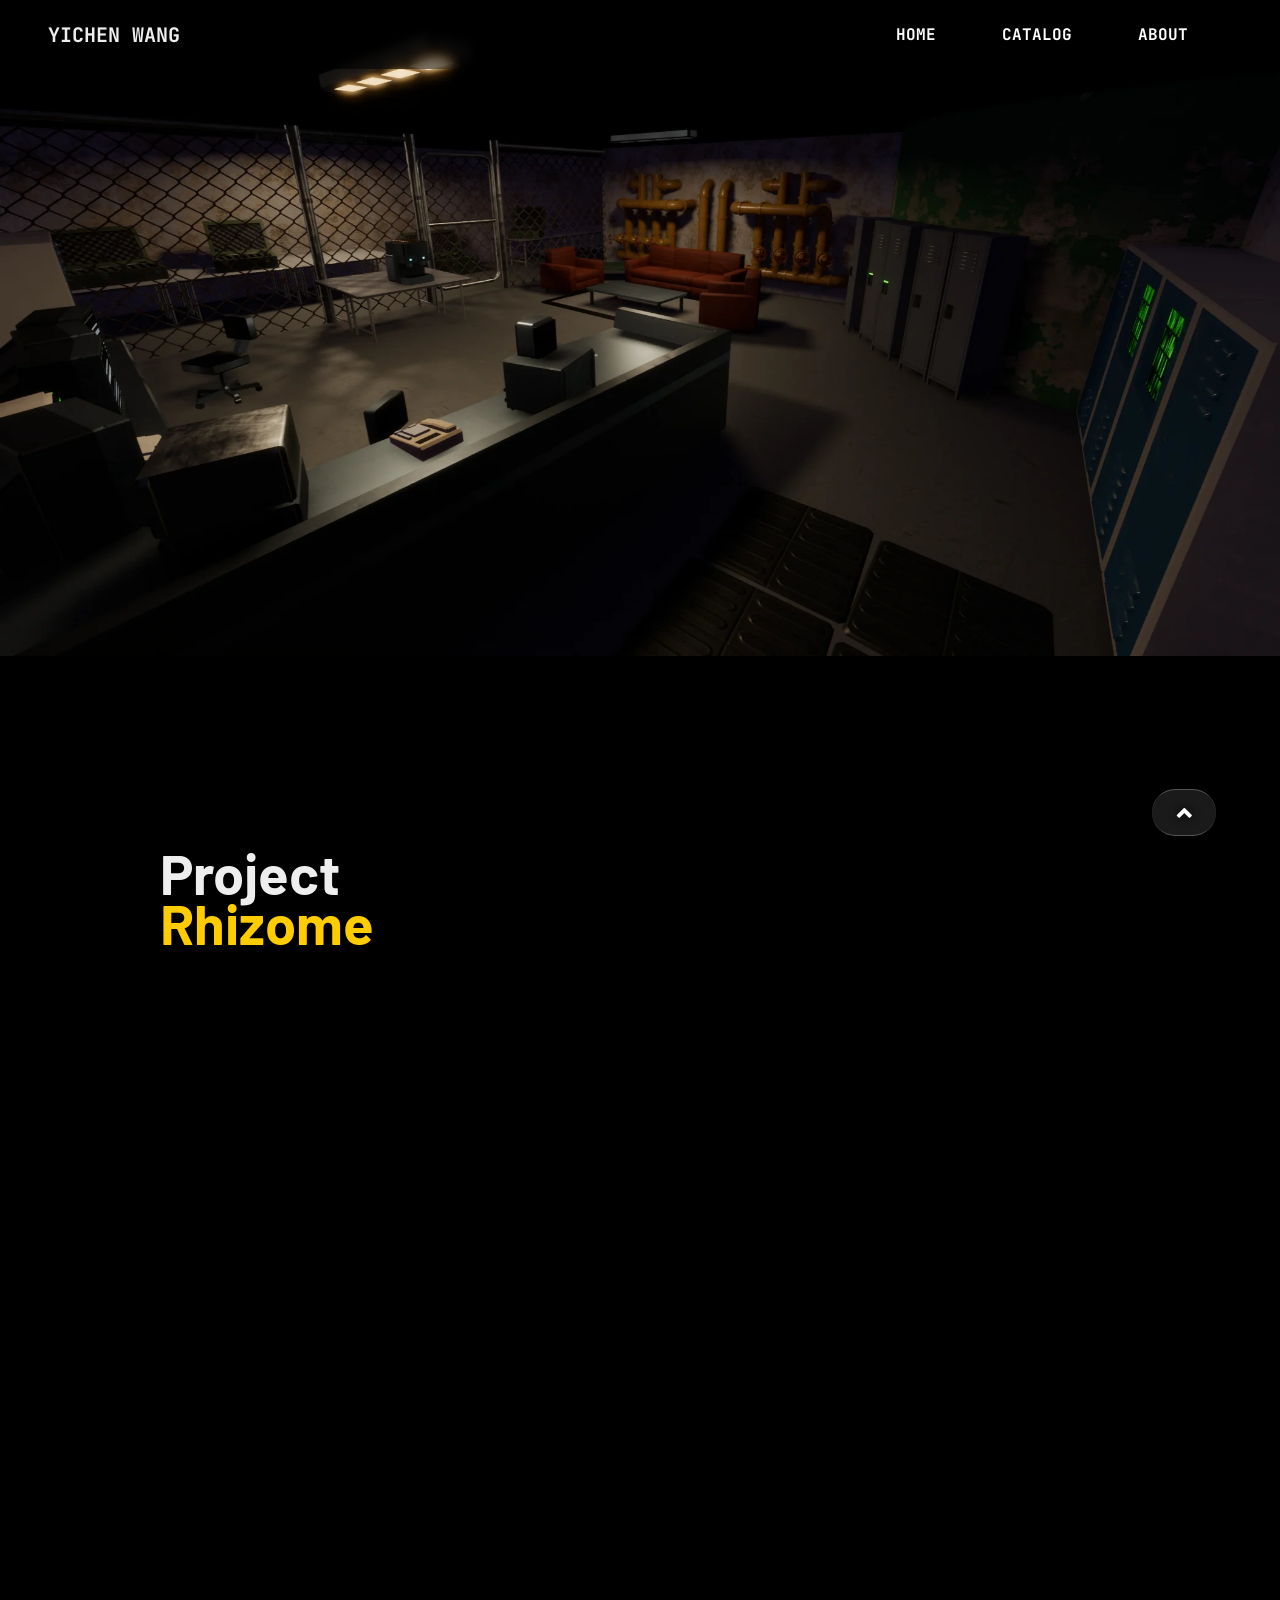
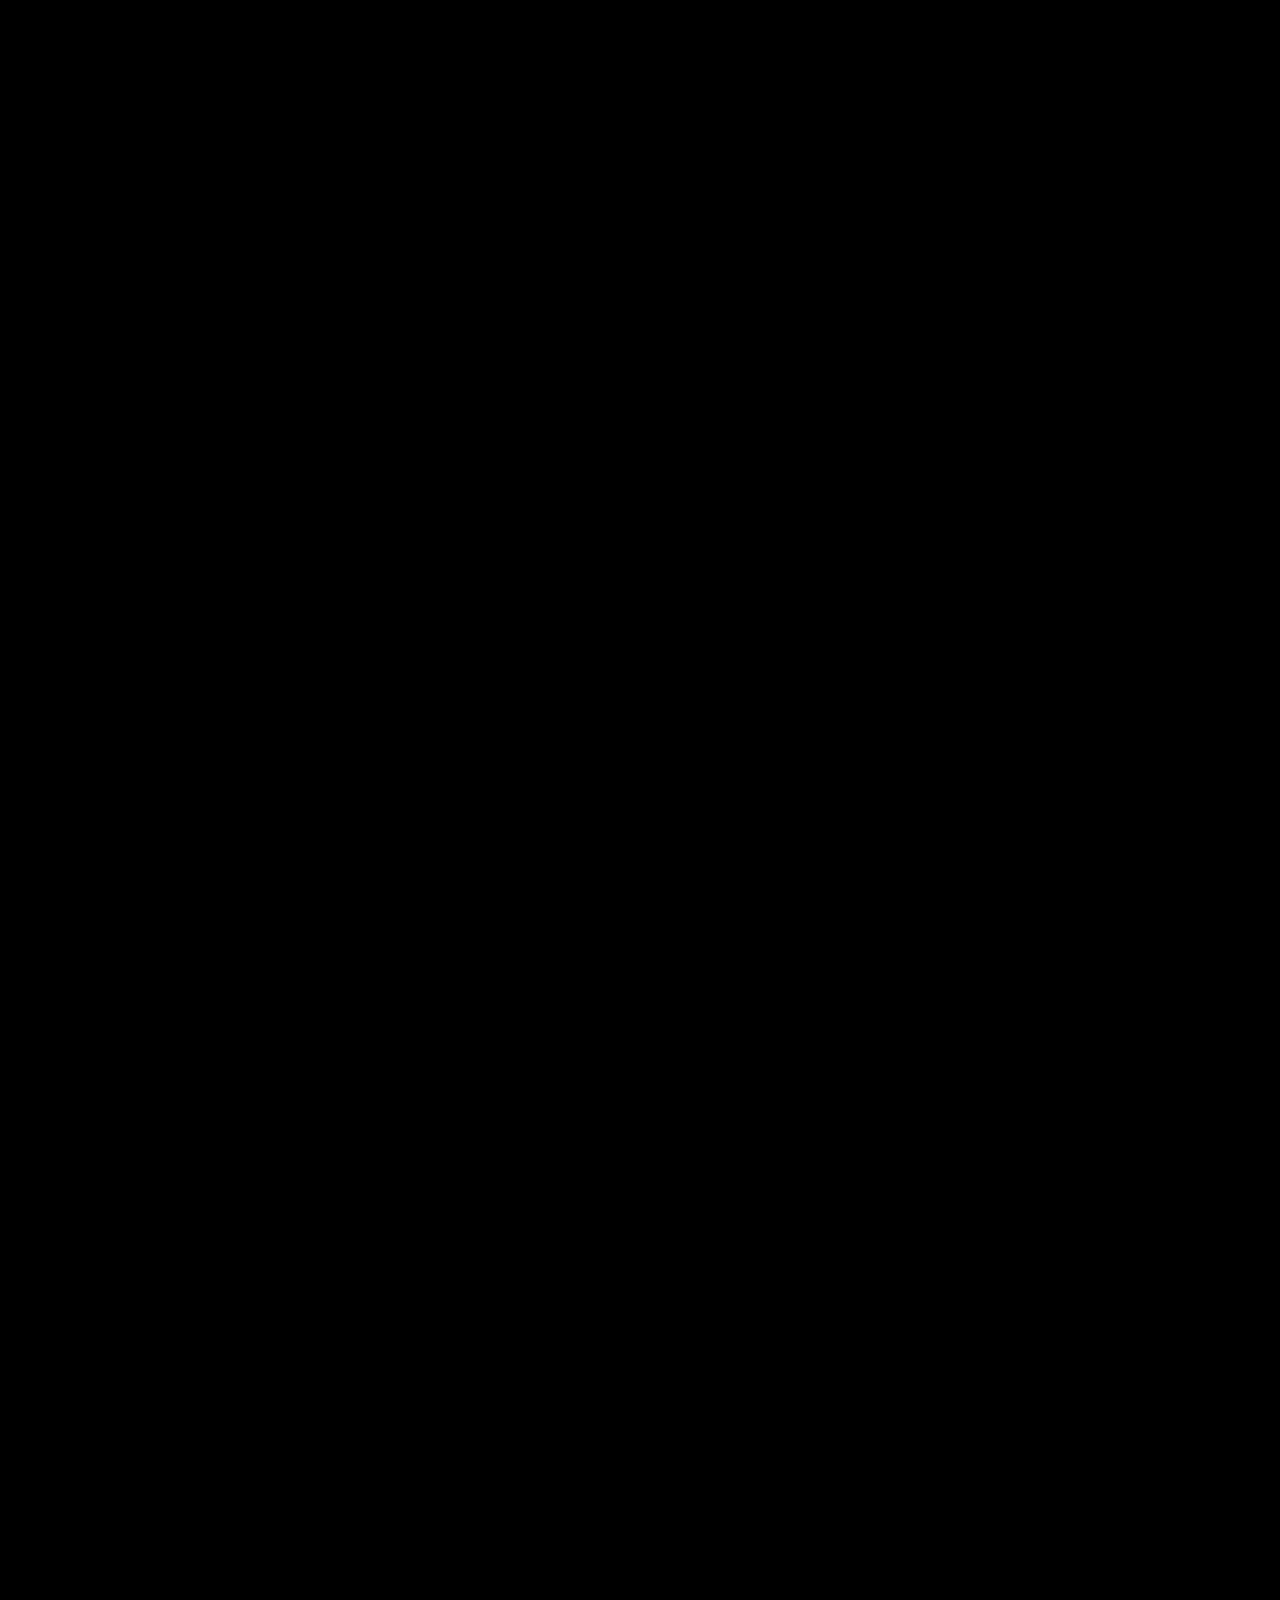
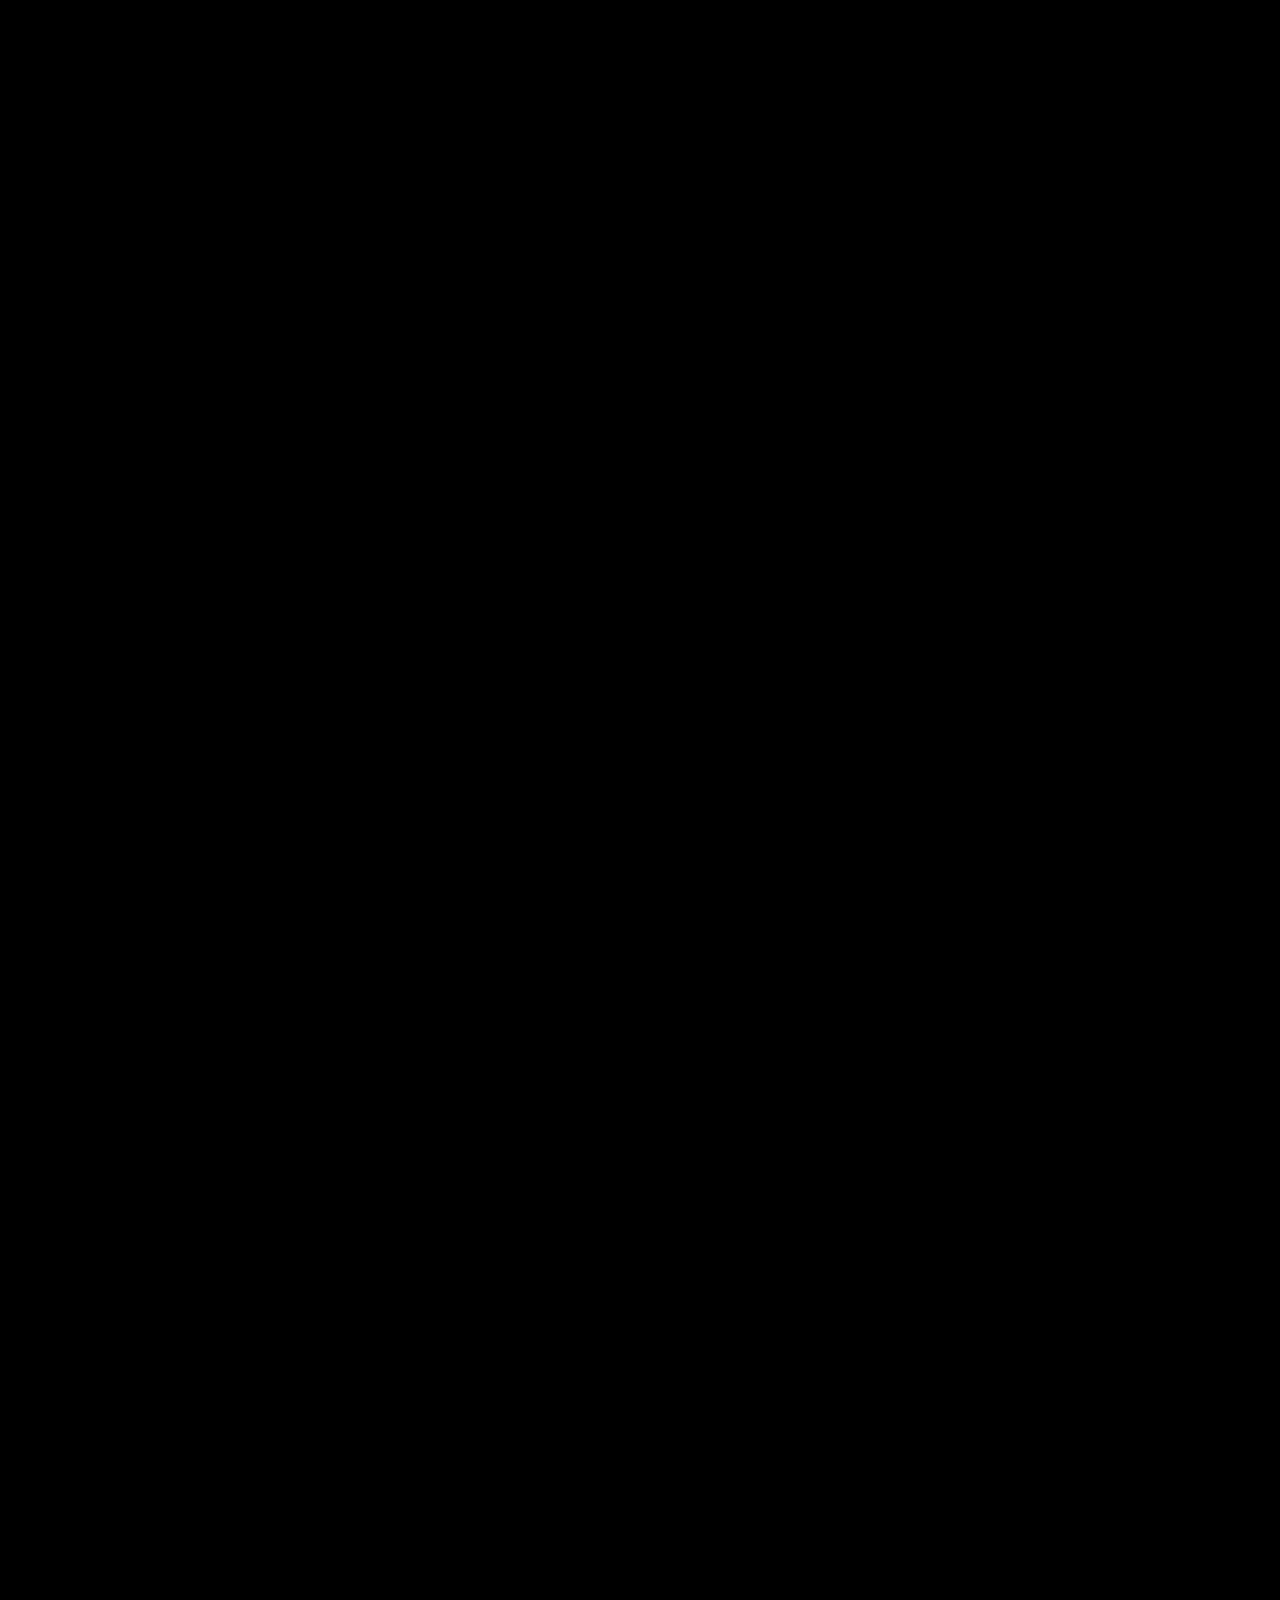
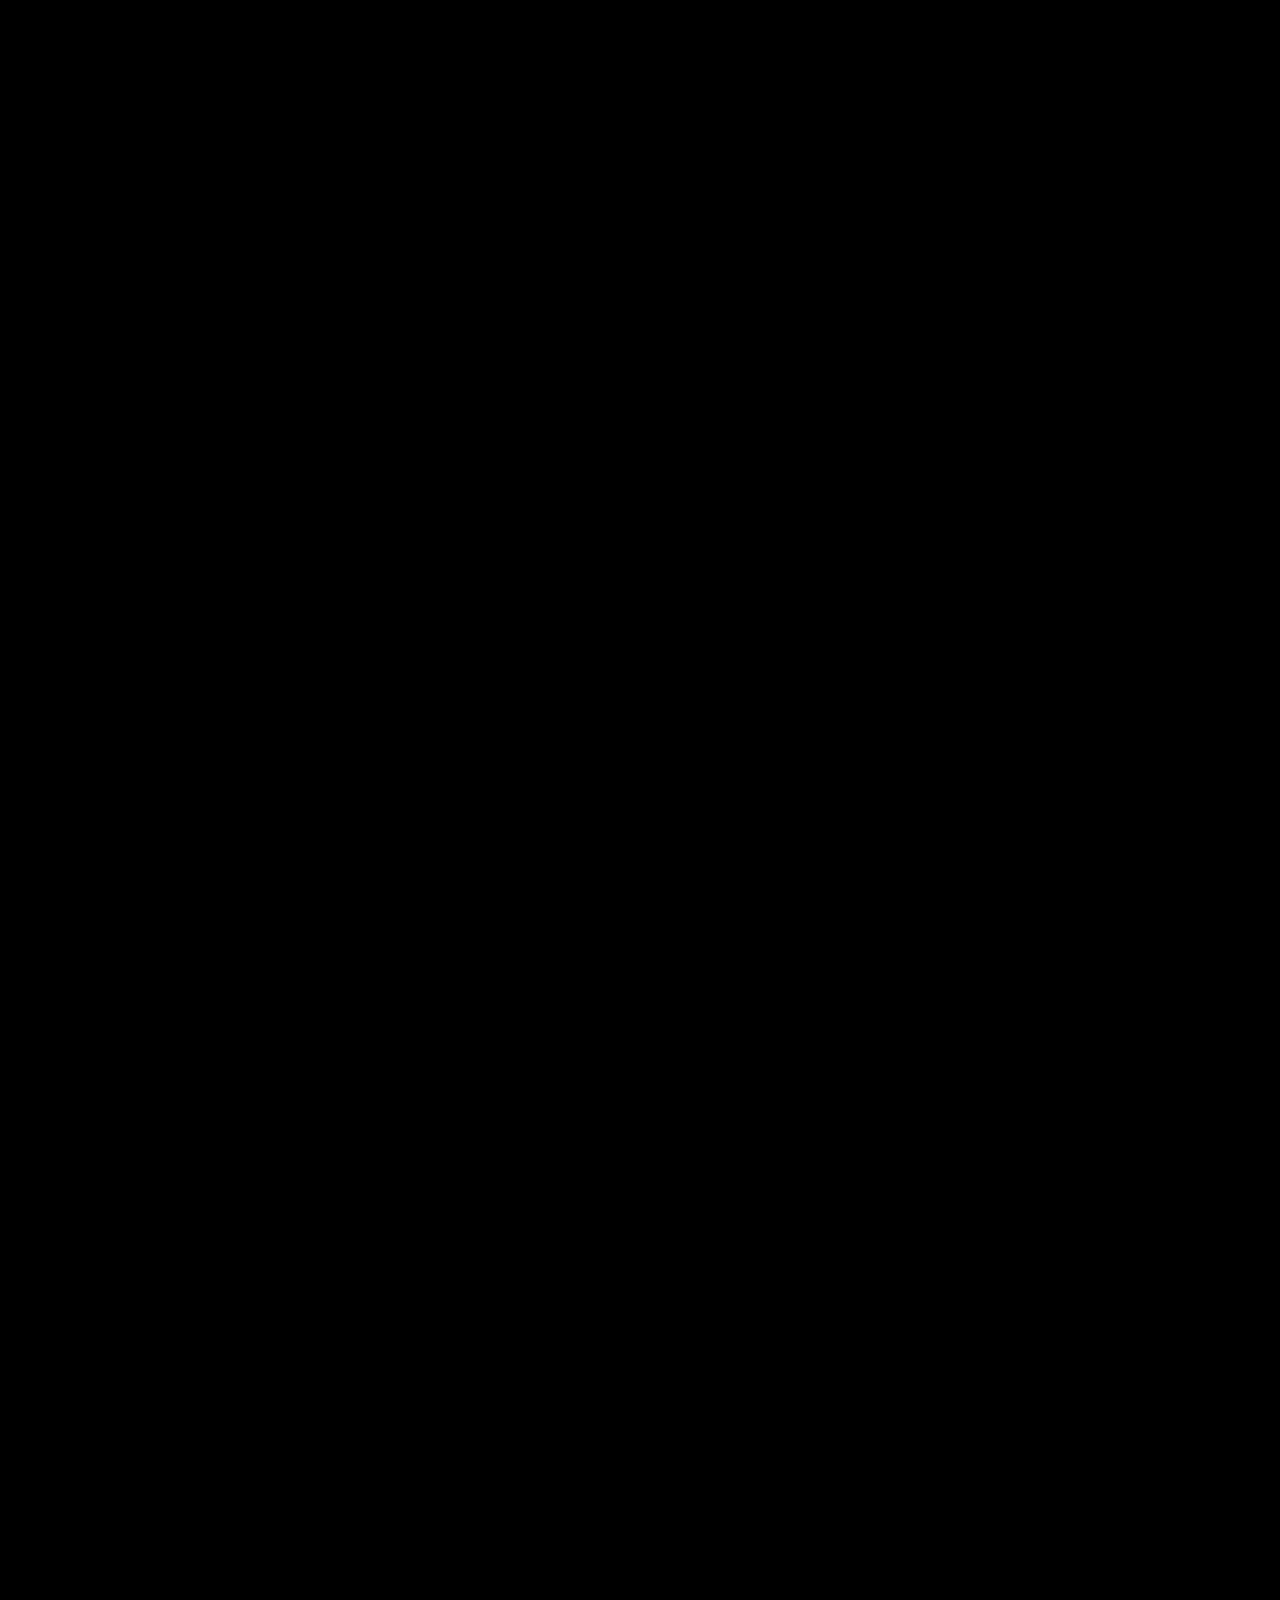
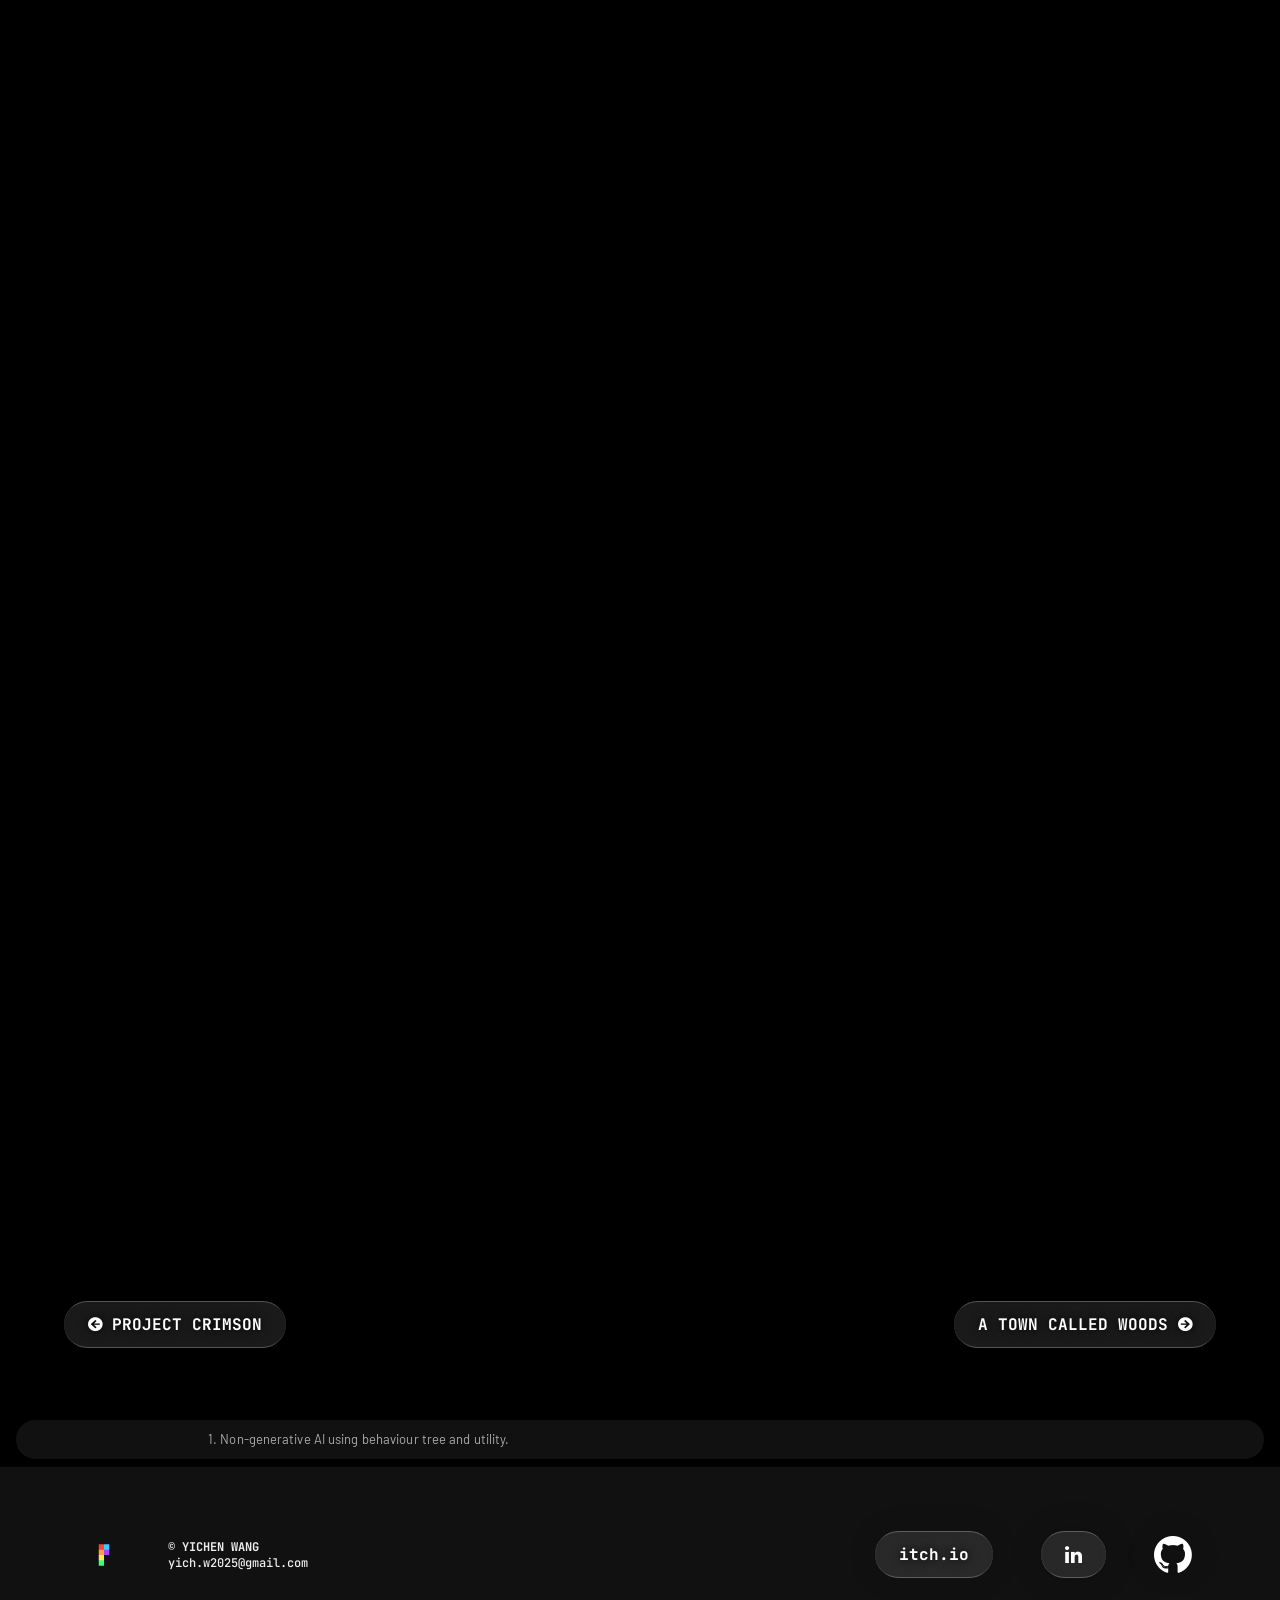
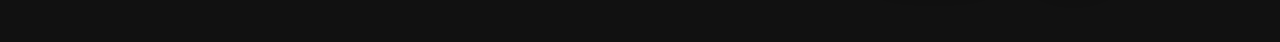
<file: proj_g_rhizome.html>
<!DOCTYPE html>
<html>
<!-- HEAD -->

<head>
    <meta charset="UTF-8">
    <meta name="viewport" content="width=device-width, initial-scale=1.0, viewport-fit=cover, strict-origin">

    <!-- STYLE -->
    <link rel="stylesheet" href="https://cdnjs.cloudflare.com/ajax/libs/font-awesome/4.7.0/css/font-awesome.min.css" onerror="onErrorLoader(this, 'assets/font-awesome-4.7.0/css/font-awesome.min.css')">
    <link rel="stylesheet" href="css/style.css">
    <link rel="stylesheet" href="css/style_proj.css">
    <link rel="stylesheet" href="css/style_gallery_wall.css">

    <!-- SCRIPTS -->
    <!--<script src="https://ajax.googleapis.com/ajax/libs/jquery/3.6.0/jquery.min.js" onerror="this.onerror=null;this.href='js/jquery-4.0.0.min.js';"></script>-->
    <script src="js/jquery-4.0.0.min.js"></script>
    <script src="js/parallax_banner.js"></script>
    <script src="js/gallery.js"></script>
    <script src="js/dropdown.js"></script>
    <script src="js/script.js"></script>
    <script src="js/script_proj.js"></script>


    <link rel="icon" href="favicon.png">
    <title>Project Rhizome</title>
</head>

<!-- BODY -->

<body>
    <div class="nav-bar" style="position: absolute; left: 0; top: 0">
        <a class="nav-bar-title">YICHEN WANG</a>
        <div style="float: right; display: block; margin-left: auto;">
            <a href="index.html" class="btn-text btn-link-font">Home</a>
            <a href="library.html"class="btn-text btn-link-font">Catalog</a>
            <a href="about.html" class="btn-text btn-link-font">About</a>
        </div>
    </div>

    <div class="btns-top disabled" id="top-btns">
        <a class="btn btn-return btn-font" href="library.html"><i class="fa fa-angle-left"></i>&nbsp;CATALOG</a>
        <!--<div class="dropdown">
            <button class="btn btn-title btn-font" id="page-progress" onclick='toggleDropdown()'>Project Crimson</button>
            <div class="dropdown-content disabled" id="dropdown-menu">
                <button onclick='scrollToElement("s1")'>Title&nbsp;<i class="fa fa-angle-right"></i></button>
                <button onclick='scrollToElement("s2")'>Assets&nbsp;<i class="fa fa-angle-right"></i></button>
                <button onclick='scrollToElement("s3")'>Levels&nbsp;<i class="fa fa-angle-right"></i></button>
            </div>
        </div>-->
        <!-- same as the first item but hidden -->
        <a class="btn btn-title btn-font" id="page-progress" style="visibility: hidden">&lt; BACK</a>
    </div>

    <div class="banner">
        <img src="assets/images/proj_rhizome/rh_closeup_security.webp">
    </div>

    <div class="parallax-solid">

        <div id="s1" class="empty-space-x1"></div>

        <div class="content-grid">
            <div>
                <h1 style=" line-height: 0.9;" class="scroll-reveal">Project<br><span style="color: #ffcc00">Rhizome</span></h1>
                <br>
                <p class="subtitle scroll-reveal" style="color: #888;">Assets • Environments • Workflow</p>
                <br><br>
                <div class="text-box contained body-font quote scroll-reveal">A 3D top down immersive sim game set in a cyberpunk world.</div>
            </div>
            <div class="text-box contained body-font scroll-reveal">
                <p>
                    <div style="text-align: center;">
                        <h3>Roles</h3>
                        <br>
                        <p>
                            Artist<br><spam class="quote">Asset • Environment • Level • Technical • Character</spam>
                            <br><br>
                            Programmer<br><spam class="quote">Tool • System • AI<a class="font-superscript" onclick='scrollToElement("note-1")'>1</a></spam>
                        </p>
                    </div>
                </p>
            </div>
        </div>

        <div class="empty-space-x1"></div>

        <div class="content-bg scroll-reveal" style="background-color: #111; color: #eee;">

            <div class="empty-space-x1"></div>

            <!-- Gallery starts here -->
            <div class="gallery" id="gallery-character" onmouseover='galleryMouseOver(true)' onmouseleave='galleryMouseOver(false)'>
                <div class="image rect">
                    <p class="caption">Character Concept 1</p>
                    <img src="assets/images/proj_rhizome/concept_main.webp">
                </div>
                <div class="image rect">
                    <p class="caption">Character Concept 2</p>
                    <img src="assets/images/proj_rhizome/concept_squad.webp">
                </div>
            </div>

            <div class="gallery-indicators" id="gallery-character-indicators"></div>

            <div class="gallery-controls">
                <div id="gallery-character-controls">
                    <button  style="color: #aaa" class="btn-gallery-prev" onclick='updateGallery("gallery-character", -1)'><i class="fa fa-chevron-circle-left"></i></button>
                    <button  style="color: #aaa" class="btn-gallery-next" onclick='updateGallery("gallery-character", 1)'><i class="fa fa-chevron-circle-right"></i></button>
                </div>
            </div>
        </div>
        <!-- Gallery ends here -->

        <div id="s2" class="empty-space-x1"></div>

        <div class="content-grid">
            <div class="v-container scroll-reveal" style="justify-self: start">
                <h2>Asset Sets</h2>
                <div class="text-box contained body-font">
                    <p>
                        Examples of clutter assets used in levels.
                    </p>
                </div>
            </div>
            <div class="text-box contained body-font quote scroll-reveal">
                <p>Modelled and unwrapped in Blender. Textured using tri-planar mapping with swappable PBR materials in Godot.</p>
            </div>
        </div>

        <div class="empty-space-x1"></div>

        <div class="scroll-reveal">
            <!-- Gallery starts here -->
            <div class="gallery" id="gallery-set" onmouseover='galleryMouseOver(true)' onmouseleave='galleryMouseOver(false)'>
                <div class="image rect">
                    <p class="caption">Set - Tech</p>
                    <img src="assets/images/proj_rhizome/rh_set_tech.webp">
                </div>
                <div class="image rect">
                    <p class="caption">Set - Cyber</p>
                    <img src="assets/images/proj_rhizome/rh_set_cyber.webp">
                </div>
                <div class="image rect">
                    <p class="caption">Set - Old</p>
                    <img src="assets/images/proj_rhizome/rh_set_old.webp">
                </div>
                <div class="image rect">
                    <p class="caption">Set - Lab</p>
                    <img src="assets/images/proj_rhizome/rh_set_lab.webp">
                </div>
            </div>

            <div class="gallery-indicators" id="gallery-set-indicators"></div>

            <div class="gallery-controls">
                <div id="gallery-set-controls">
                    <button  style="color: #aaa" class="btn-gallery-prev" onclick='updateGallery("gallery-set", -1)'><i class="fa fa-chevron-circle-left"></i></button>
                    <button  style="color: #aaa" class="btn-gallery-next" onclick='updateGallery("gallery-set", 1)'><i class="fa fa-chevron-circle-right"></i></button>
                </div>
            </div>
            <!-- Gallery ends here -->
        </div>

        <div id="s3" class="empty-space-x1"></div>
        
        <div class="content-bg scroll-reveal" style="background-color: #111; color: #eee;">
            <div class="empty-space-x1"></div>

            <div class="content-grid scroll-reveal">
                <div class="v-container" style="justify-self: start">
                    <h2>Asset Kits</h2>
                    <div class="text-box contained body-font">
                        <p>
                            Modular assets for making environments and levels.
                        </p>
                    </div>
                </div>
                <div class="text-box contained body-font quote scroll-reveal">
                    <p>Modelled and unwrapped in Blender. Textured using tri-planar mapping with swappable PBR materials in Godot.</p>
                </div>
            </div>

            <div class="empty-space-x1"></div>

            <div class="scroll-reveal">
                <!-- Gallery starts here -->
                <div class="gallery" id="gallery-kit" onmouseover='galleryMouseOver(true)' onmouseleave='galleryMouseOver(false)'>
                    <div class="image rect">
                        <p class="caption">Kit - Pipe</p>
                        <img src="assets/images/proj_rhizome/rh_kit_pipe.webp">
                    </div>
                    <div class="image rect">
                        <p class="caption">Kit - Vent</p>
                        <img src="assets/images/proj_rhizome/rh_kit_vent.webp">
                    </div>
                    <div class="image rect">
                        <p class="caption">Kit - Concrete Structure</p>
                        <img src="assets/images/proj_rhizome/rh_kit_concrete.webp">
                    </div>
                    <div class="image rect">
                        <p class="caption">Kit - Metal Structure</p>
                        <img src="assets/images/proj_rhizome/rh_kit_metal.webp">
                    </div>
                    <div class="image rect">
                        <p class="caption">Kit - Building Facade</p>
                        <img src="assets/images/proj_rhizome/rh_kit_bldg.webp">
                    </div>
                    <div class="image rect">
                        <p class="caption">Kit - Sidewalk</p>
                        <img src="assets/images/proj_rhizome/rh_kit_sidewalk.webp">
                    </div>
                    <div class="image rect">
                        <p class="caption">Kit - Slums</p>
                        <img src="assets/images/proj_rhizome/rh_kit_slum.webp">
                    </div>
                    <div class="image rect">
                        <p class="caption">Kit - Scaffolding</p>
                        <img src="assets/images/proj_rhizome/rh_kit_scaffold.webp">
                    </div>
                    <div class="image rect">
                        <p class="caption">Kit - Level Design / Prototype</p>
                        <img src="assets/images/proj_rhizome/rh_kit_ld.webp">
                    </div>
                    <div class="image rect">
                        <p class="caption">Kit - Level Walls</p>
                        <img src="assets/images/proj_rhizome/rh_kit_lv.webp">
                    </div>
                </div>

                <div class="gallery-indicators" id="gallery-kit-indicators"></div>

                <div class="gallery-controls">
                    <div id="gallery-kit-controls">
                        <button  style="color: #aaa" class="btn-gallery-prev" onclick='updateGallery("gallery-kit", -1)'><i class="fa fa-chevron-circle-left"></i></button>
                        <button  style="color: #aaa" class="btn-gallery-next" onclick='updateGallery("gallery-kit", 1)'><i class="fa fa-chevron-circle-right"></i></button>
                    </div>
                </div>
                <!-- Gallery ends here -->
            </div>

             <div class="empty-space-x05"></div>
        </div>

        <div class="empty-space-x1"></div>

        <div class="content-grid">
            <div class="v-container scroll-reveal" style="justify-self: start">
                <h2>Level-Ready & Scenes</h2>
                <div class="text-box contained body-font">
                    <p>
                        Level-ready assets and scenes built only using asset sets and kits in Godot.
                    </p>
                </div>
            </div>
        </div>

        <div class="empty-space-x1"></div>

        <div class="scroll-reveal">
            <!-- Gallery starts here -->
            <div class="gallery" id="gallery-env" onmouseover='galleryMouseOver(true)' onmouseleave='galleryMouseOver(false)'>
                <div class="image rect">
                    <p class="caption">Street</p>
                    <img src="assets/images/proj_rhizome/rh_scene_street.webp">
                </div>
                <div class="image rect">
                    <p class="caption">Building</p>
                    <img src="assets/images/proj_rhizome/rh_scene_building.webp">
                </div>
                <div class="image rect">
                    <p class="caption">Guard Tower</p>
                    <img src="assets/images/proj_rhizome/rh_scene_tower.webp">
                </div>
                <div class="image rect">
                    <p class="caption">Collapsed Skybridge</p>
                    <img src="assets/images/proj_rhizome/rh_scene_bridge.webp">
                </div>
                <div class="image rect">
                    <p class="caption">Security Room</p>
                    <img src="assets/images/proj_rhizome/rh_scene_room.webp">
                </div>
            </div>

            <div class="gallery-indicators" id="gallery-env-indicators"></div>

            <div class="gallery-controls">
                <div id="gallery-env-controls">
                    <button  style="color: #aaa" class="btn-gallery-prev" onclick='updateGallery("gallery-env", -1)'><i class="fa fa-chevron-circle-left"></i></button>
                    <button  style="color: #aaa" class="btn-gallery-next" onclick='updateGallery("gallery-env", 1)'><i class="fa fa-chevron-circle-right"></i></button>
                </div>
            </div>
            <!-- Gallery ends here -->
        </div>
        
        <div class="empty-space-x1"></div>

        <div class="content-bg scroll-reveal" style="background-color: #111; color: #eee;">
            <div class="empty-space-x1"></div>

            <div class="content-grid">
                <div class="v-container scroll-reveal" style="justify-self: start">
                    <h2>Map Editor (Tool)</h2>
                    <div class="text-box contained body-font">
                        <p>
                            Self-made plug-in in Godot to speed up level-making and prop placements.
                        </p>
                    </div>
                </div>
            </div>

            <div class="empty-space-x1"></div>

            <div class="scroll-reveal">
                <!-- Gallery starts here -->
                <div class="gallery" id="gallery-tools" onmouseover='galleryMouseOver(true)' onmouseleave='galleryMouseOver(false)'>
                    <div class="image rect">
                        <p class="caption">Deleting placed assets</p>
                        <img src="assets/images/proj_rhizome/rh_tool_delete.webp">
                    </div>
                    <div class="image rect">
                        <p class="caption">Selecting and moving an asset</p>
                        <img src="assets/images/proj_rhizome/rh_tool_move.webp">
                    </div>
                </div>

                <div class="gallery-indicators" id="gallery-tools-indicators"></div>

                <div class="gallery-controls">
                    <div id="gallery-tools-controls">
                        <button  style="color: #aaa" class="btn-gallery-prev" onclick='updateGallery("gallery-tools", -1)'><i class="fa fa-chevron-circle-left"></i></button>
                        <button  style="color: #aaa" class="btn-gallery-next" onclick='updateGallery("gallery-tools", 1)'><i class="fa fa-chevron-circle-right"></i></button>
                    </div>
                </div>
                <!-- Gallery ends here -->
            </div>

            <div class="empty-space-x05"></div>
        </div>

        <div class="empty-space-x1"></div>

        <div class="content-grid">
            <div class="v-container scroll-reveal" style="justify-self: start">
                <h2>Levels</h2>
                <div class="text-box contained body-font">
                    <p>
                        Levels made using sets and kits. Captured in Godot.
                    </p>
                </div>
            </div>
        </div>

        <div class="empty-space-x1"></div>

        <div class="gallery-wall">
            <div class="gallery-wall-column">
                <img class="scroll-reveal" src="assets/images/proj_rhizome/rh_map_test.webp">
                <img class="scroll-reveal" src="assets/images/proj_rhizome/rh_map_test_lobby.webp">
                <img class="scroll-reveal" src="assets/images/proj_rhizome/rh_map_sample.webp">
                <img class="scroll-reveal" src="assets/images/proj_rhizome/rh_map_sample_office.webp">
                
            </div>
            <div class="gallery-wall-column">
                <img class="scroll-reveal" src="assets/images/proj_rhizome/rh_lv1_classroom_overview.webp">
                <img class="scroll-reveal" src="assets/images/proj_rhizome/rh_closeup_classroom.webp">
                <img class="scroll-reveal" src="assets/images/proj_rhizome/rh_closeup_bridge.webp">
                <img class="scroll-reveal" src="assets/images/proj_rhizome/rh_closeup_classroom_b.webp">
               
            </div>
            <div class="gallery-wall-column">
                <img class="scroll-reveal" src="assets/images/proj_rhizome/rh_lv1_cafe_overview.webp">
                <img class="scroll-reveal" src="assets/images/proj_rhizome/rh_closeup_cafeteria.webp">
                <img class="scroll-reveal" src="assets/images/proj_rhizome/rh_closeup_kitchen.webp">
                <img class="scroll-reveal" src="assets/images/proj_rhizome/rh_closeup_freezer.webp">
                
            </div>
            <div class="gallery-wall-column">
                <img class="scroll-reveal" src="assets/images/proj_rhizome/rh_lv1_admin_overview.webp">
                <img class="scroll-reveal" src="assets/images/proj_rhizome/rh_closeup_med.webp">
                <img class="scroll-reveal" src="assets/images/proj_rhizome/rh_closeup_meeting.webp">
                <img class="scroll-reveal" src="assets/images/proj_rhizome/rh_closeup_office.webp">

            </div>
        </div>

        <button class="btn btn-font" id="btn-gotop" title="Go to top" onclick="goToTop()"><i class="fa fa-chevron-up" aria-hidden="true"></i></button>

        <!-- footer -->
        <div class="v-container" style="width: 100%">
            <div class="quick-link-container">
                <a class="btn btn-font" href="proj_g_crimson.html"><i class="fa fa-arrow-circle-left"></i>&nbsp;PROJECT CRIMSON</a>
                <a class="btn btn-font" href="proj_3d_atcw.html">A TOWN CALLED WOODS&nbsp;<i class="fa fa-arrow-circle-right"></i></a>
            </div>

            <div class="footnote">
                <div id="note-1"><p>1. Non-generative AI using behaviour tree and utility.</p></div>
            </div>
            
            <footer style="left: 0; bottom: 0">
                <div class="h-container" style="float: left; margin-right: auto; margin-left: 32px;">
                    <img class="logo" src="assets/images/logo.png">
                    <p class="footer-font">© YICHEN WANG<br><span class="footer-font-alt">yich.w2025@gmail.com<span></p>
                </div>
                <div class="h-container" style="float: right; margin-left: auto; margin-right: 32px">
                    <a class="btn btn-font" href="https://tony-lindorock.itch.io/" onclick="window.open(this.href,'_blank');return false;" rel="noopener noreferrer">itch.io</a>
                    <a class="btn-icon shape" href="https://linkedin.com/in/yichen-wang-63a965241" onclick="window.open(this.href,'_blank');return false;" rel="noopener noreferrer"><i class="fa fa-linkedin" aria-hidden="true"></i></a>
                    <a class="btn-icon" href="https://github.com/tonylindorock" onclick="window.open(this.href,'_blank');return false;" rel="noopener noreferrer"><i class="fa fa-github" aria-hidden="true"></i></a>
                </div>
            </footer>
        </div>
    </div>
</body>

</html>
</file>
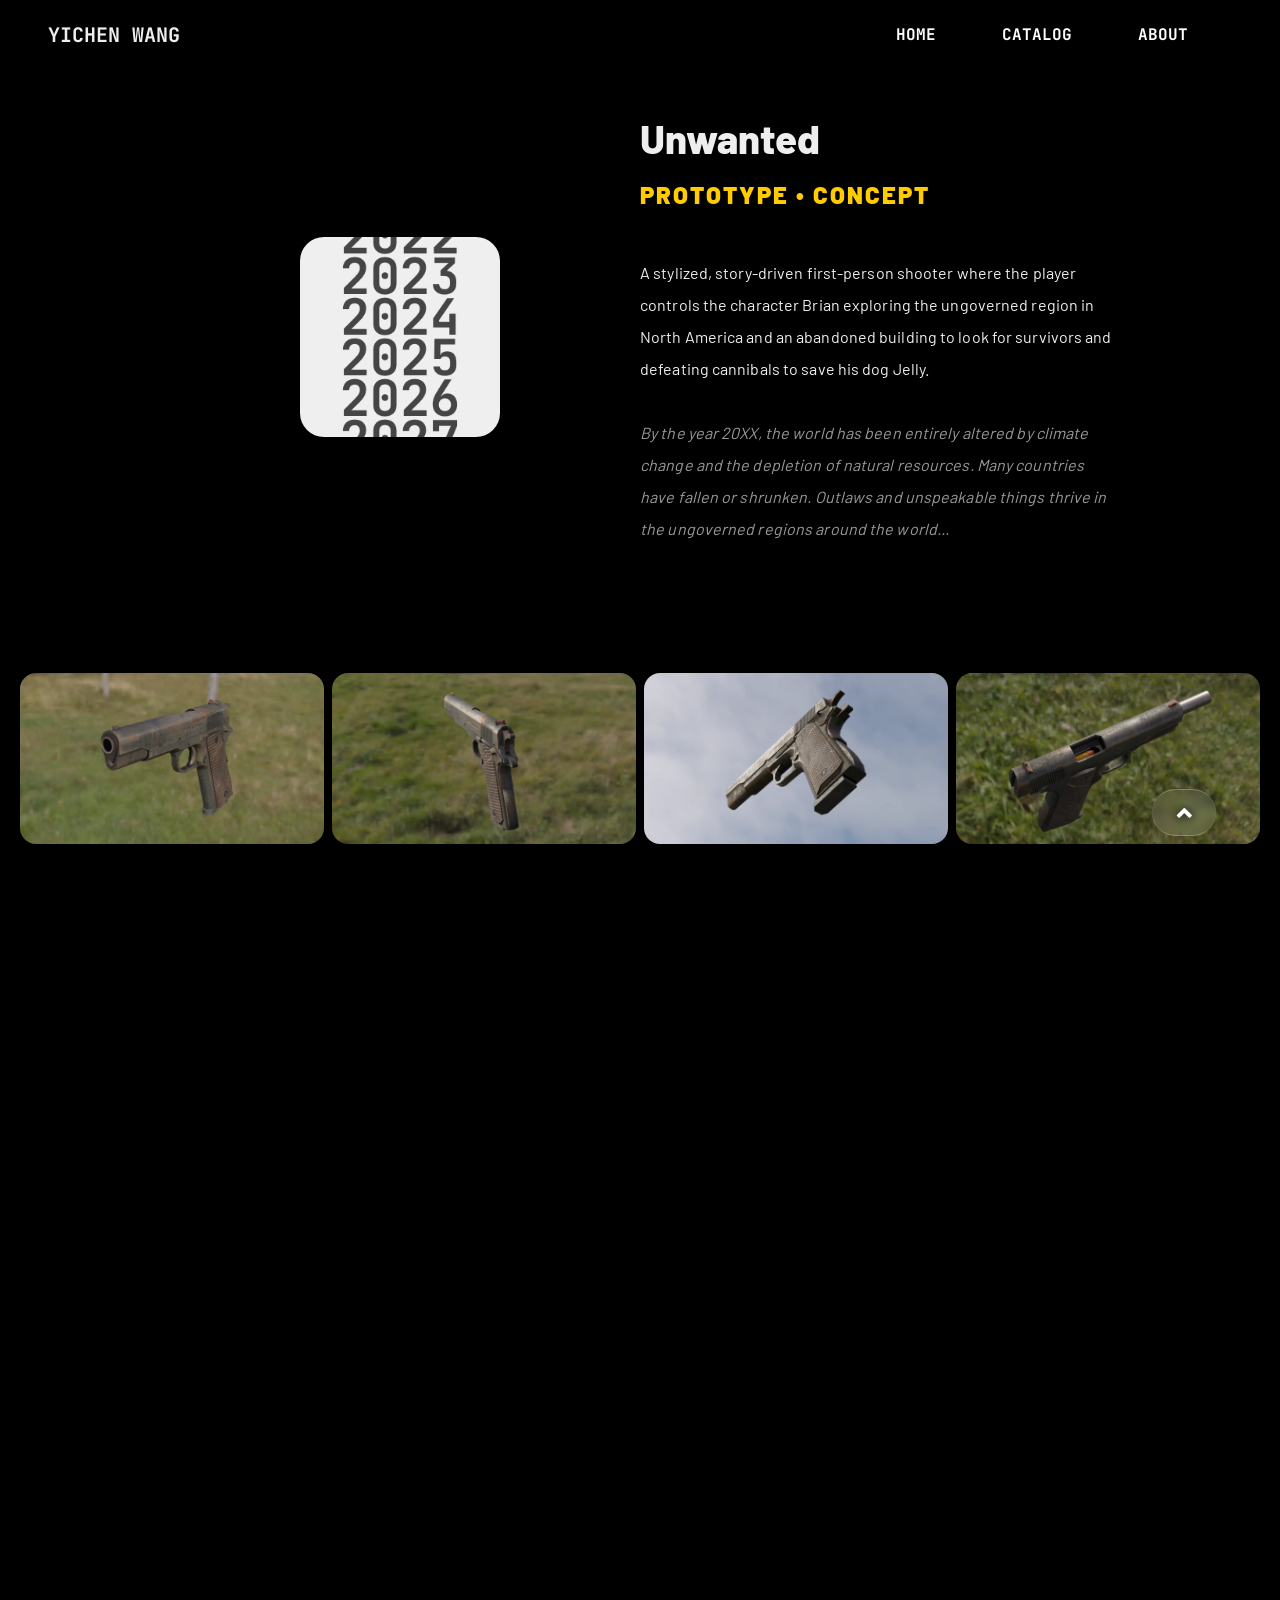
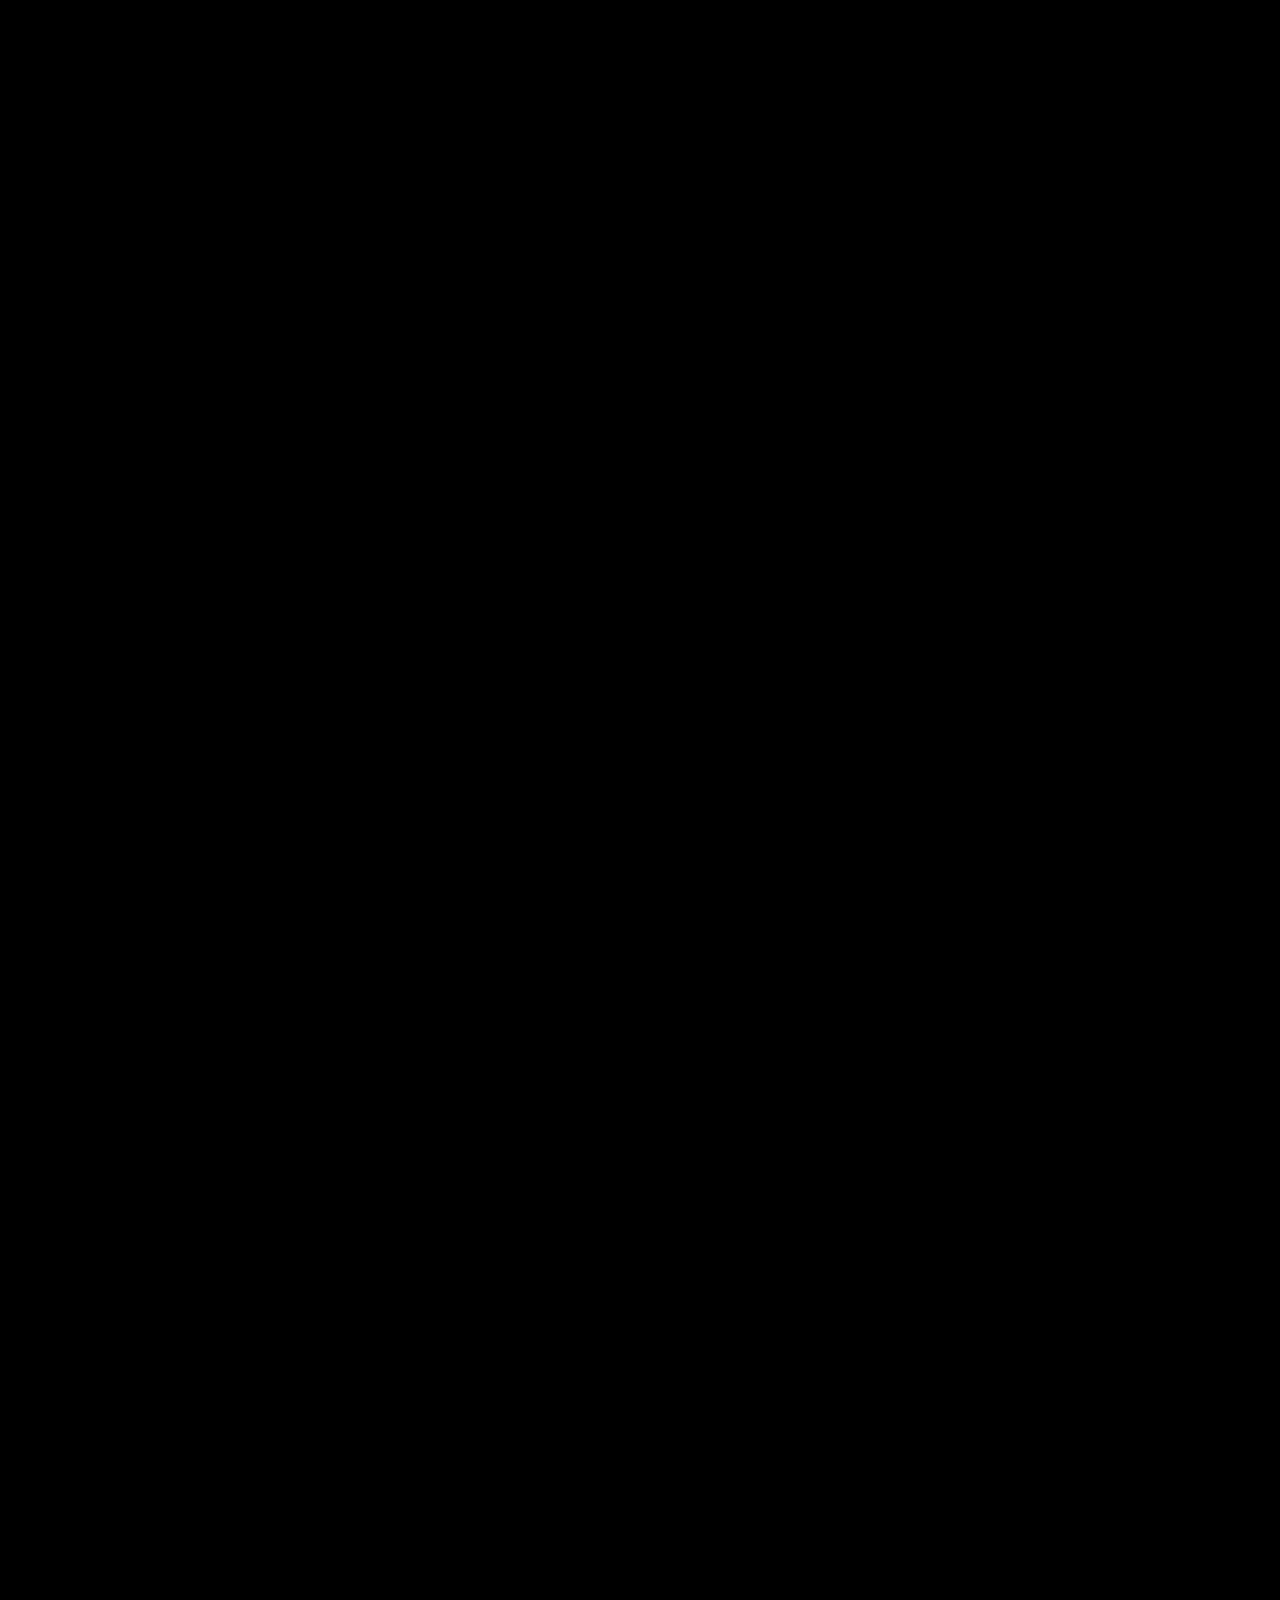
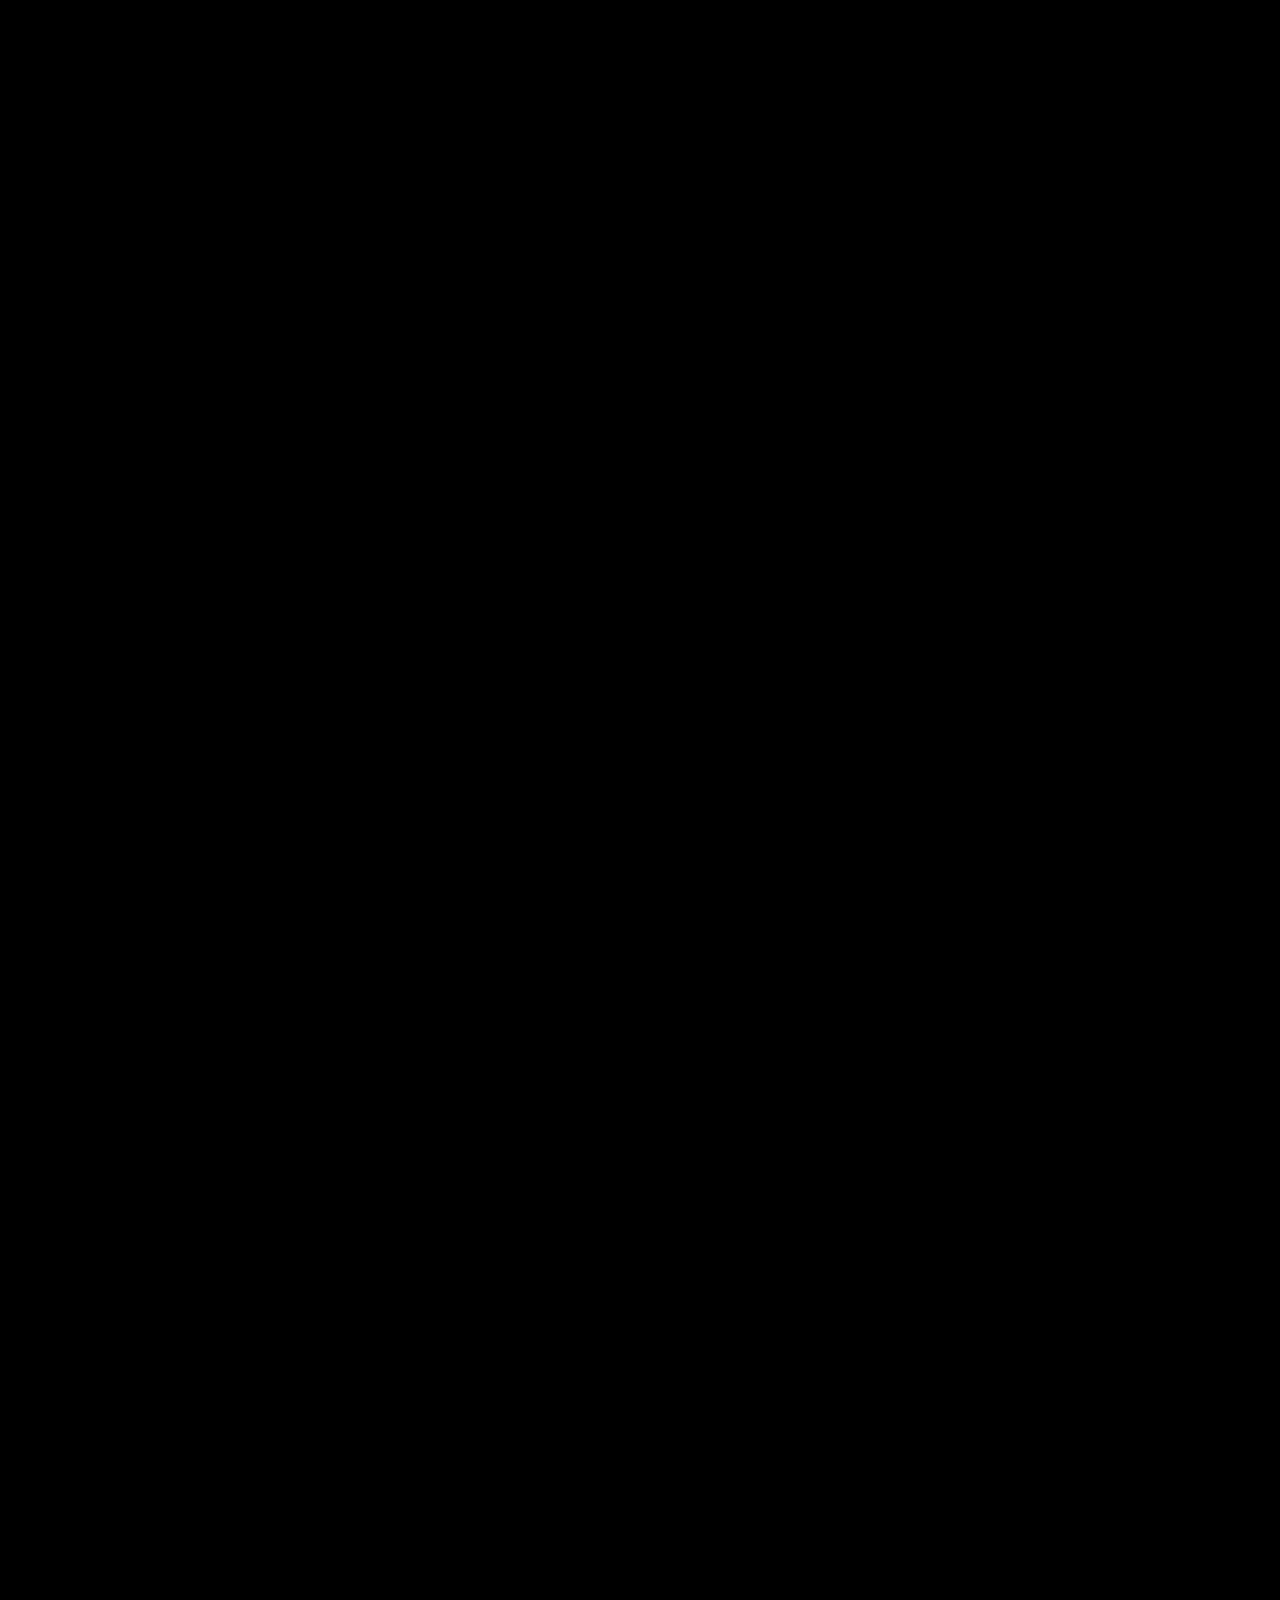
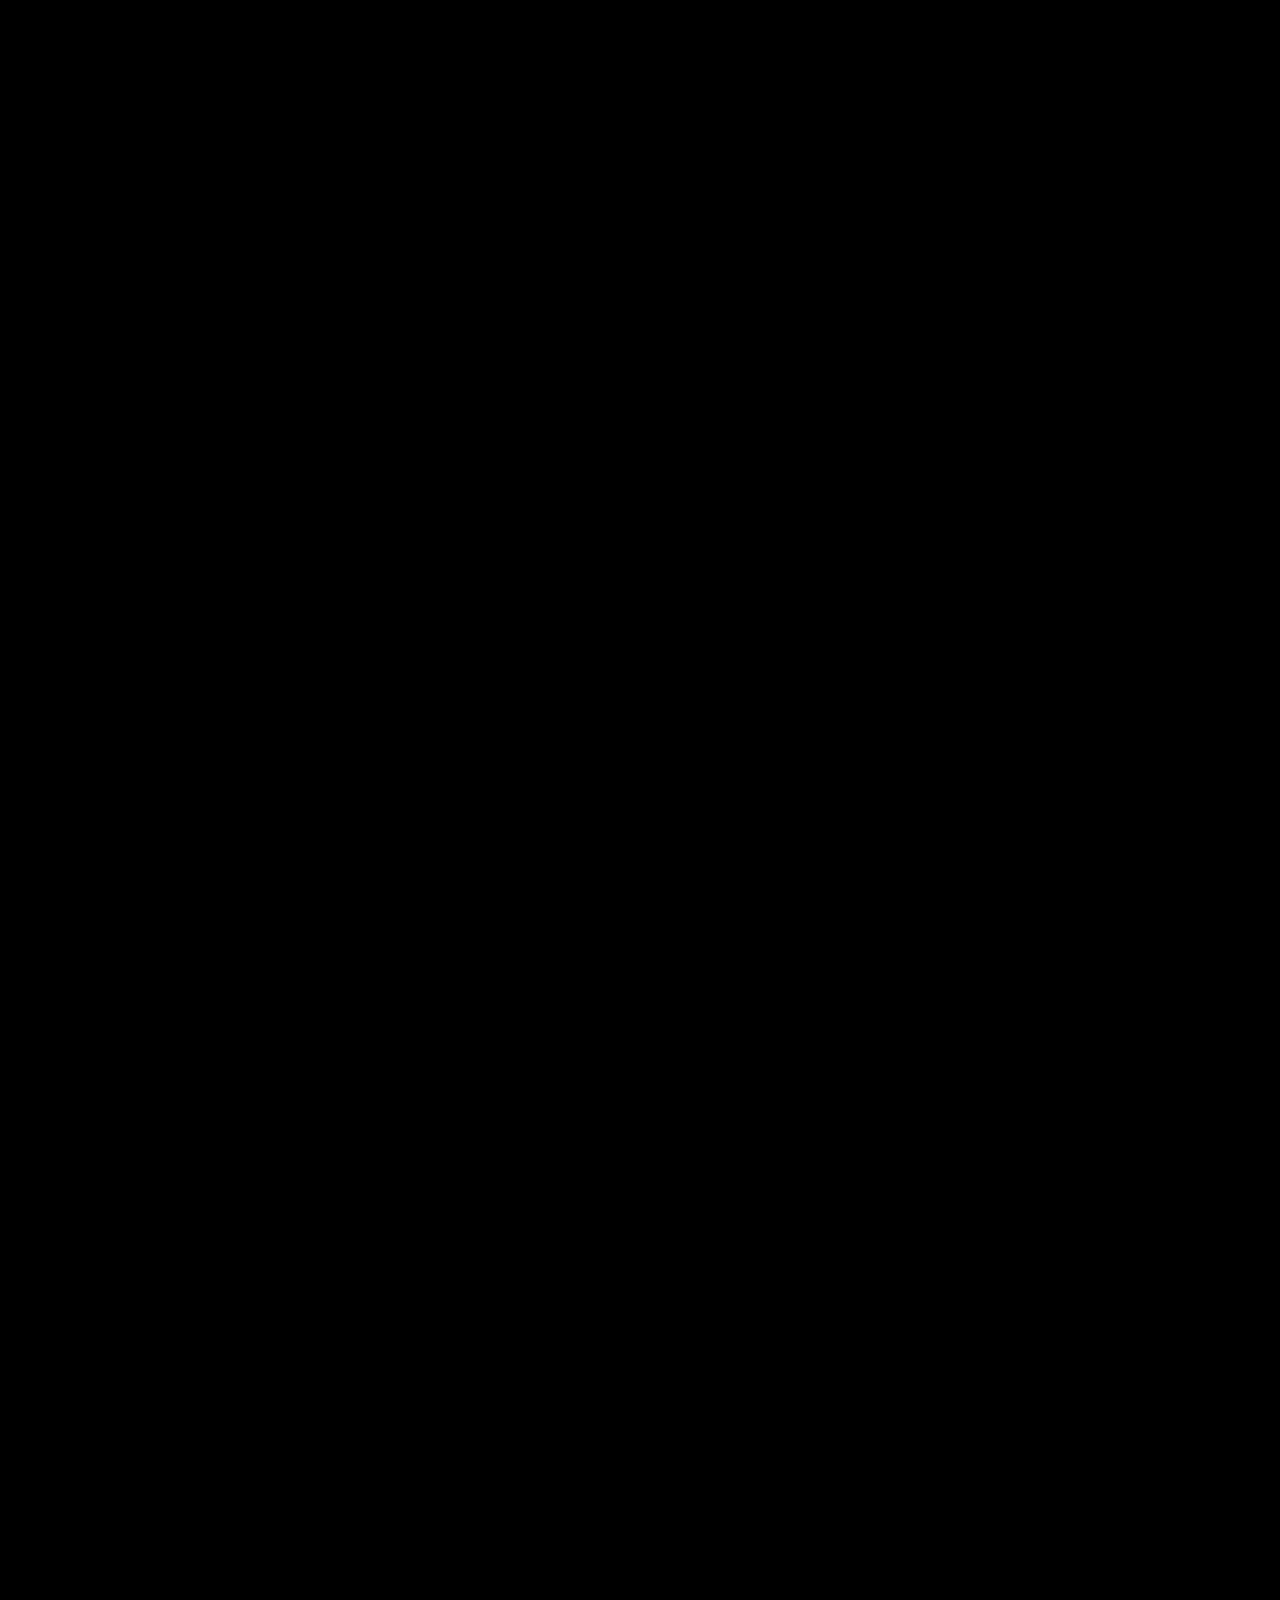
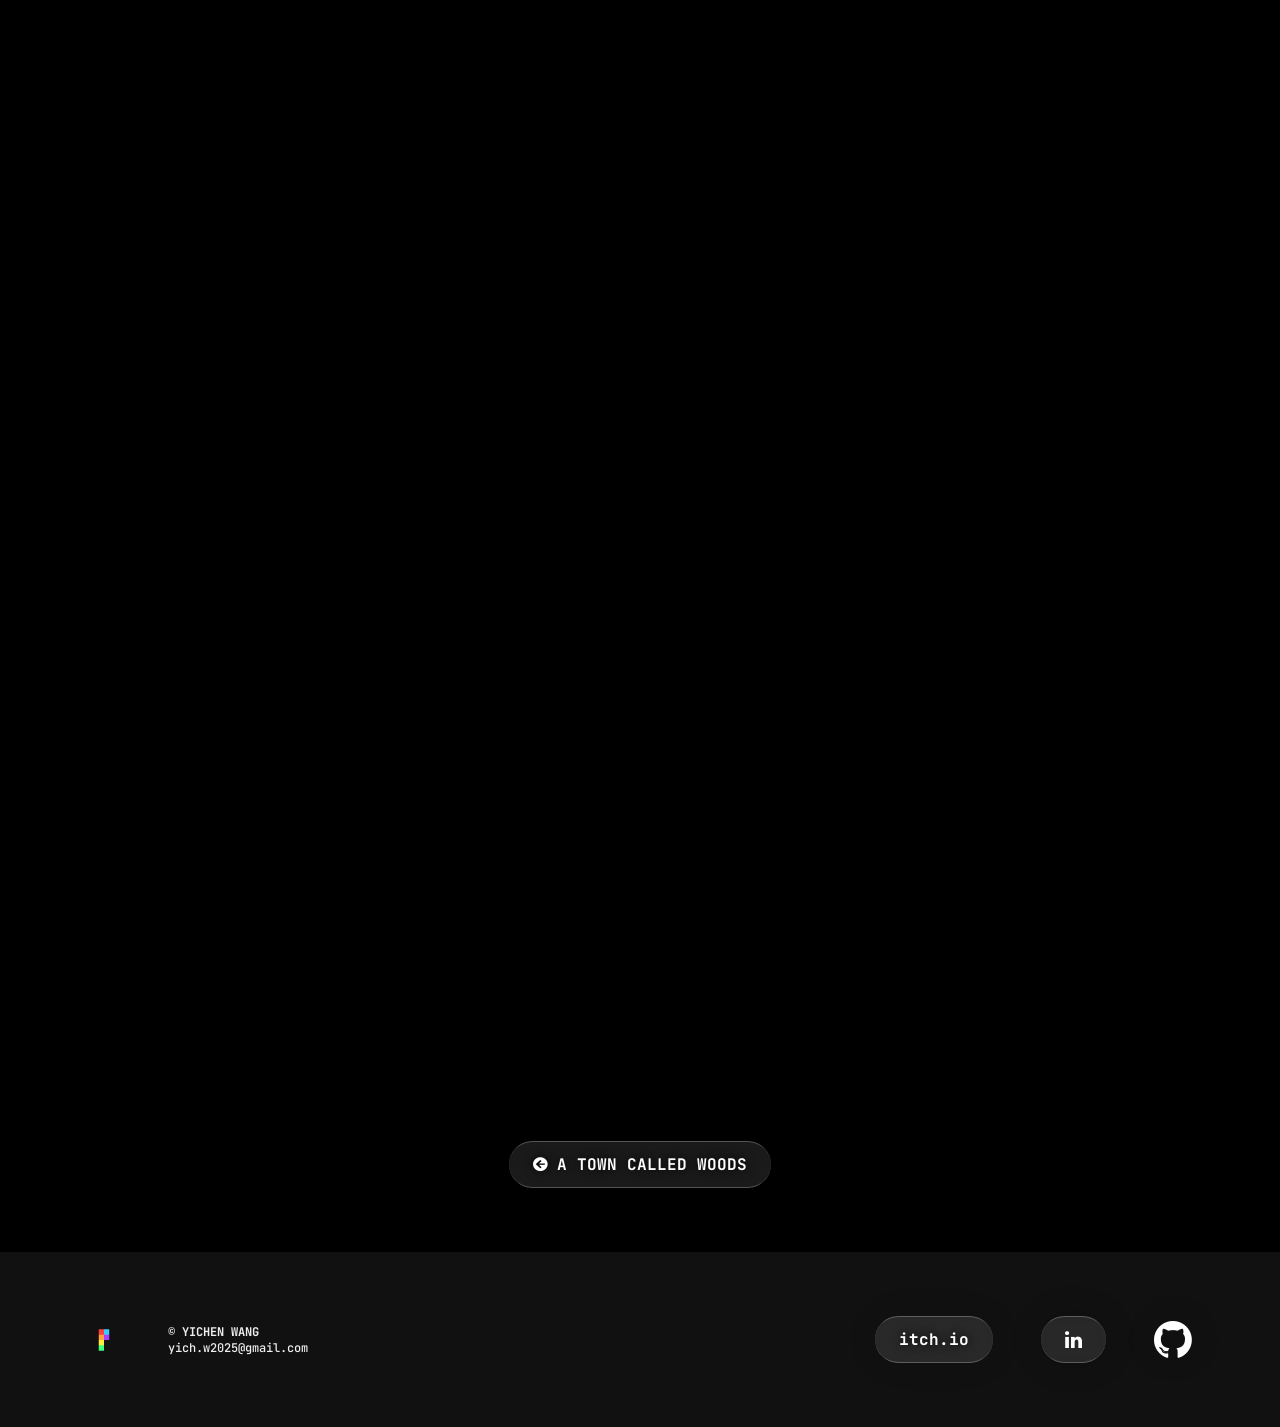
<file: proj_gallery.html>
<!DOCTYPE html>
<html>
<!-- HEAD -->

<head>
    <meta charset="UTF-8">
    <meta name="viewport" content="width=device-width, initial-scale=1.0, viewport-fit=cover, strict-origin">

    <!-- STYLE -->
    <link rel="stylesheet" href="https://cdnjs.cloudflare.com/ajax/libs/font-awesome/4.7.0/css/font-awesome.min.css" onerror="onErrorLoader(this, 'assets/font-awesome-4.7.0/css/font-awesome.min.css')">
    <link rel="stylesheet" href="css/style.css">
    <link rel="stylesheet" href="css/style_proj.css">
    <link rel="stylesheet" href="css/style_gallery_wall.css">

    <!-- SCRIPTS -->
    <!--<script src="https://ajax.googleapis.com/ajax/libs/jquery/3.6.0/jquery.min.js" onerror="this.onerror=null;this.href='js/jquery-4.0.0.min.js';"></script>-->
    <script src="js/jquery-4.0.0.min.js"></script>
    <script src="js/parallax_banner.js"></script>
    <script src="js/gallery.js"></script>
    <script src="js/dropdown.js"></script>
    <script src="js/script.js"></script>
    <script src="js/script_proj.js"></script>


    <link rel="icon" href="favicon.png">
    <title>Gallery</title>
</head>

<!-- BODY -->

<body>
    <div class="nav-bar" style="position: absolute; left: 0; top: 0">
        <a class="nav-bar-title">YICHEN WANG</a>
        <div style="float: right; display: block; margin-left: auto;">
            <a href="index.html" class="btn-text btn-link-font">Home</a>
            <a href="library.html"class="btn-text btn-link-font">Catalog</a>
            <a href="about.html" class="btn-text btn-link-font">About</a>
        </div>
    </div>

   <div class="btns-top disabled" id="top-btns">
        <a class="btn btn-return btn-font" href="library.html"><i class="fa fa-angle-left"></i>&nbsp;CATALOG</a>
        <div class="dropdown">
            <button class="btn btn-title btn-font" id="page-progress" onclick='toggleDropdown()'>GALLERY</button>
            <div class="dropdown-content disabled" id="dropdown-menu">
                <button onclick='scrollToElement("s1")'>Unwanted&nbsp;<i class="fa fa-angle-right"></i></button>
                <button onclick='scrollToElement("s2")'>Questionable Logic: Ep 0&nbsp;<i class="fa fa-angle-right"></i></button>
                <button onclick='scrollToElement("s3")'>Game UI&nbsp;<i class="fa fa-angle-right"></i></button>
                <button onclick='scrollToElement("s4")'>Fake Movie Posters&nbsp;<i class="fa fa-angle-right"></i></button>
            </div>
        </div>
        <!-- a copy of the first item but hidden to center the progress -->
        <a class="btn btn-title btn-font" style="visibility: hidden">&nbsp;CATALOG</a>
    </div>

        <div id="s1" class="empty-space-x1 constant"></div>
        
        <div class="content-grid">
            <div class="center-container scroll-reveal">
                <img style="width: 50%; max-width: 200px;border-radius: 24px;" src="assets/images/misc/unwanted_icon.webp">
            </div>
            <div class="v-container" style="justify-self: start">
                <div style="display: inline-block; justify-self: start">
                    <h2 style="line-height: 50%;" class="scroll-reveal">Unwanted</h2>
                    <p class="subtitle scroll-reveal" style="color: #ffcc00">Prototype • Concept</p>
                </div>
                <div class="text-box contained body-font scroll-reveal">
                    <p><br>
                        A stylized, story-driven first-person shooter where the player controls the character Brian exploring the ungoverned region in North America and an abandoned building to look for survivors and defeating cannibals to save his dog Jelly.
                        <br><br>
                        <spam class="quote">By the year 20XX, the world has been entirely altered by climate change and the depletion of natural resources. Many countries have fallen or shrunken. Outlaws and unspeakable things thrive in the ungoverned regions around the world...</spam>
                    </p>
                </div>
            </div>
        </div>

        <div class="empty-space-x1"></div>

        <div class="gallery-wall">
            <div class="gallery-wall-column">
                <img class="scroll-reveal" src="assets/images/misc/pistol_render_0.webp">
            </div>
            <div class="gallery-wall-column">
                <img class="scroll-reveal" style="animation-delay: 0.05s;" src="assets/images/misc/pistol_render_1.webp">
            </div>
            <div class="gallery-wall-column">
                <img class="scroll-reveal" style="animation-delay: 0.1s;" src="assets/images/misc/pistol_render_2.webp">
            </div>
            <div class="gallery-wall-column">
                <img class="scroll-reveal" style="animation-delay: 0.15s;" src="assets/images/misc/pistol_render_3.webp">
            </div>
        </div>
    
        <div class="empty-space-x1"></div>

        <div class="image square scroll-reveal">
            <p class="caption">Unwanted - Level 1 Design</p>
            <img src="assets/images/misc/awitw_lv.webp">
        </div>

        <div class="empty-space-x2"></div>

        <div class="scroll-reveal">
            <!-- Gallery starts here -->
            <div class="gallery" id="gallery-unwanted" onmouseover='galleryMouseOver(true)' onmouseleave='galleryMouseOver(false)'>
                <div class="image rect">
                    <p class="caption">Unwanted - Character Concept 1</p>
                    <img src="assets/images/misc/character_hugo.webp">
                </div>
                <div class="image rect">
                    <p class="caption">Unwanted - Character Concept 2</p>
                    <img src="assets/images/misc/character_butcher.webp">
                </div>
                <div class="image rect">
                    <p class="caption">Unwanted - Character Concept 3</p>
                    <img src="assets/images/misc/character_cannibal.webp">
                </div>
                <div class="image rect">
                    <p class="caption">Unwanted - Character Concept 4</p>
                    <img src="assets/images/misc/character_jelly.webp">
                </div>
            </div>

            <div class="gallery-indicators" id="gallery-unwanted-indicators"></div>

            <div class="gallery-controls">
                <div>
                    <button class="btn-gallery-prev" onclick='updateGallery("gallery-unwanted", -1)'><i class="fa fa-chevron-circle-left"></i></button>
                    <button class="btn-gallery-next" onclick='updateGallery("gallery-unwanted", 1)'><i class="fa fa-chevron-circle-right"></i></button>
                </div>
            </div>
            <!-- Gallery ends here -->
        </div>

        <div class="empty-space-x1"></div>

        <div class="content-bg scroll-reveal" style="background-color: #111; color: #eee;">
            <div id="s2" class="empty-space-x1"></div>

            <div class="content-grid">
                <div class="center-container scroll-reveal"><img style="width: 50%; max-width: 200px;" src="assets/images/misc/ql_icon.webp"></div>
                <div class="v-container" style="justify-self: start">
                    <div style="display: inline-block; justify-self: start">
                        <h2 class="scroll-reveal">Questionable Logic:<br>Episode Zero</h2>
                        <p class="subtitle scroll-reveal" style="color: #ffcc00">Concept • Art</p>
                    </div>
                    <div class="text-box contained body-font scroll-reveal">
                        <p><br>
                            A point-and-click, supernatural puzzle game where you play as Lithia, investigating the old house she once grew up in and discovering the truth of a family tragedy. 
                        </p>
                    </div>
                </div>
            </div>

            <div class="empty-space-x1"></div>

            <div class="gallery-wall">
                <div class="gallery-wall-column">
                    <img class="scroll-reveal" src="assets/images/misc/ql_plot_0.webp">
                    <img class="scroll-reveal" src="assets/images/misc/ql_plot_1.webp">
                </div>
                <div class="gallery-wall-column">
                    <img class="scroll-reveal" src="assets/images/misc/ql_plot_2.webp">
                    <img class="scroll-reveal" src="assets/images/misc/ql_plot_3.webp">
                </div>
                <div class="gallery-wall-column">
                    <img class="scroll-reveal" src="assets/images/misc/ql_plot_4.webp">
                    <img class="scroll-reveal" src="assets/images/misc/ql_plot_5.webp">
                </div>
                <div class="gallery-wall-column">
                    <img class="scroll-reveal" src="assets/images/misc/ql_plot_6.webp">
                    <img class="scroll-reveal" src="assets/images/misc/ql_plot_7.webp">
                </div>
            </div>

            <div class="empty-space-x05"></div>
        </div>

        <div id="s3" class="empty-space-x1"></div>

        <div class="content-grid">
            <div style="display: inline-block; justify-self: start;">
                <h2 class="scroll-reveal">Game UI</h2>
            </div>
        </div>

        <div class="empty-space-x1"></div>

        <div class="scroll-reveal">
            <!-- Gallery starts here -->
            <div class="gallery" id="gallery-ui" onmouseover='galleryMouseOver(true)' onmouseleave='galleryMouseOver(false)'>
                <div class="image rect">
                    <p class="caption">Project Crimson - Campaign Menu</p>
                    <img src="assets/images/misc/ui_crimson.webp">
                </div>
                <div class="image rect">
                    <p class="caption">Unwanted - Settings Menu</p>
                    <img src="assets/images/misc/ui_ink.webp">
                </div>
                <div class="image rect">
                    <p class="caption">Fantasy Operating System</p>
                    <img src="assets/images/misc/ui_os.webp">
                </div>
            </div>

            <div class="gallery-indicators" id="gallery-ui-indicators"></div>

            <div class="gallery-controls">
                <div>
                    <button class="btn-gallery-prev" onclick='updateGallery("gallery-ui", -1)'><i class="fa fa-chevron-circle-left"></i></button>
                    <button class="btn-gallery-next" onclick='updateGallery("gallery-ui", 1)'><i class="fa fa-chevron-circle-right"></i></button>
                </div>
            </div>
            <!-- Gallery ends here -->
        </div>

        <div class="empty-space-x1"></div>

        <div class="content-bg scroll-reveal" style="background-color: #111; color: #eee;">
            <div id="s4" class="empty-space-x1"></div>

            <div class="content-grid">
                <div class="v-container" style="justify-self: start">
                    <h2 class="scroll-reveal">Fake Movie Posters</h2>
                    <p class="subtitle scroll-reveal" style="color: #888">Photo Manipulation</p>
                </div>
                <div class="text-box contained body-font scroll-reveal">
                    <p>
                        Made with loyalty-free images in Procreate. Inspired by real-life movies and games. Initially designed for<a class="hyperlink" style="color: #ffcc00" href="proj_g_crimson.html">Project Crimson</a>to be used in-game.
                    </p>
                </div>
            </div>

            <div class="empty-space-x1"></div>

            <div class="gallery-wall">
                <div class="gallery-wall-column" style="max-width: 25%;">
                    <img class="scroll-reveal" src="assets/images/misc/mp_action_0.webp">
                    <img class="scroll-reveal" src="assets/images/misc/mp_scifi_1.webp">
                    <img class="scroll-reveal" src="assets/images/misc/mp_horror_0.webp">
                    <img class="scroll-reveal" src="assets/images/misc/mp_rom_0.webp">
                </div>
                <div class="gallery-wall-column" style="max-width: 25%;">
                    <img class="scroll-reveal" src="assets/images/misc/mp_action_1.webp">
                    <img class="scroll-reveal" src="assets/images/misc/mp_scifi_2.webp">
                    <img class="scroll-reveal" src="assets/images/misc/mp_horror_1.webp">
                </div>
                <div class="gallery-wall-column" style="max-width: 25%;">
                    <img class="scroll-reveal" src="assets/images/misc/mp_action_2.webp">
                    <img class="scroll-reveal" src="assets/images/misc/mp_scifi_4.webp">
                    <img class="scroll-reveal" src="assets/images/misc/mp_horror_2.webp">
                </div>
                <div class="gallery-wall-column" style="max-width: 25%;">
                    <img class="scroll-reveal" src="assets/images/misc/mp_scifi_0.webp">
                    <img class="scroll-reveal" src="assets/images/misc/mp_horror_3.webp">
                    <img class="scroll-reveal" src="assets/images/misc/mp_horror_4.webp">
                </div>
            </div>
        
            <div class="empty-space-x05"></div>
        </div>

        <div class="empty-space-x1"></div>

        <button class="btn btn-font" id="btn-gotop" title="Go to top" onclick="goToTop()"><i class="fa fa-chevron-up" aria-hidden="true"></i></button>

        <!-- footer -->
        <div class="v-container" style="width: 100%">
            <div class="quick-link-container">
                <div></div>
                <a class="btn btn-font" href="proj_3d_atcw.html"><i class="fa fa-arrow-circle-left"></i>&nbsp;A TOWN CALLED WOODS</a>
                <div></div>
            </div>

            <footer style="left: 0; bottom: 0">
                <div class="h-container" style="float: left; margin-right: auto; margin-left: 32px;">
                    <img class="logo" src="assets/images/logo.png">
                    <p class="footer-font">© YICHEN WANG<br><span class="footer-font-alt">yich.w2025@gmail.com<span></p>
                </div>
                <div class="h-container" style="float: right; margin-left: auto; margin-right: 32px">
                    <a class="btn btn-font" href="https://tony-lindorock.itch.io/" onclick="window.open(this.href,'_blank');return false;" rel="noopener noreferrer">itch.io</a>
                    <a class="btn-icon shape" href="https://linkedin.com/in/yichen-wang-63a965241" onclick="window.open(this.href,'_blank');return false;" rel="noopener noreferrer"><i class="fa fa-linkedin" aria-hidden="true"></i></a>
                    <a class="btn-icon" href="https://github.com/tonylindorock" onclick="window.open(this.href,'_blank');return false;" rel="noopener noreferrer"><i class="fa fa-github" aria-hidden="true"></i></a>
                </div>
            </footer>
        </div>
</body>

</html>
</file>
<file: css/style.css>
/**************** Fonts ****************/
@font-face {
    font-family: "JetBrains Mono Bold";
    src: url("../assets/fonts/JetBrains_Mono/static/JetBrainsMono-Bold.ttf") format("truetype");
}

@font-face {
    font-family: "JetBrains Mono";
    src: url("../assets/fonts/JetBrains_Mono/static/JetBrainsMono-Medium.ttf") format("truetype");
}

@font-face {
    font-family: "Barlow";
    src: url("../assets/fonts/Barlow/Barlow-Regular.ttf") format("truetype");
}

@font-face {
    font-family: "Barlow Bold";
    src: url("../assets/fonts/Barlow/Barlow-Bold.ttf") format("truetype");
}

@font-face {
    font-family: "Barlow ExtraBold";
    src: url("../assets/fonts/Barlow/Barlow-ExtraBold.ttf") format("truetype");
}

@font-face {
    font-family: "Barlow Black";
    src: url("../assets/fonts/Barlow/Barlow-Black.ttf") format("truetype");
}


/**************** Animations ****************/
.anim-fade-in {
    animation: 1s ease 0s 1 fade-in;
    animation-fill-mode: backwards;
    will-change: transform, opacity;
}

.anim-scale-out-fade-in {
    animation: 1s cubic-bezier(0, .82, .27, .98) 0s 1 scale-out-fade-in;
    animation-fill-mode: backwards;
    will-change: transform, opacity;
}

.anim-scale-fade-in {
    animation: 1.5s cubic-bezier(0, .82, .27, .98) 0s 1 scale-fade-in;
    animation-fill-mode: backwards;
    will-change: transform, opacity;
}

.anim-reveal {
    animation-name: slide-up-fade-in;
    animation-duration: 1s;
    animation-timing-function: ease;
    animation-iteration-count: 1;
    animation-fill-mode: backwards;
    will-change: transform, opacity;
}

.anim-hide {
    animation: 0.5s ease-in-out 0s 1 fade-out;
    animation-fill-mode: forwards;
    will-change: opacity;
}

.anim-fade-on-load {
    animation: 0.3s cubic-bezier(0, .66, .33, 1) 0s 1 scale-out-fade-in;
    animation-fill-mode: backwards;
    will-change: transform;
}

@keyframes scale-fade-in {
    0% {
        opacity: 0;
        transform: scale(1.5);
    }

    100% {
        opacity: 1;
        transform: scale(1);
    }
}

@keyframes scale-out-fade-in {
    0% {
        opacity: 0;
        transform: scale(0.1);
    }

    100% {
        opacity: 1;
        transform: scale(1);
    }
}

@keyframes fade-in {
    0% {
        opacity: 0;
    }

    100% {
        opacity: 1;
    }
}

@keyframes fade-out {
    0% {
        opacity: 1;
    }

    100% {
        opacity: 0;
    }
}

@keyframes slide-up-fade-in {
    0% {
        opacity: 0;
        transform: translate(0px, 64px);
    }

    100% {
        opacity: 1;
        transform: translate(0px, 0px);
    }
}


/**************** Common ****************/
html, body {
    min-height: 100%;
    min-width: 100%;

    height: 100%;
    width: 100%;

    height: 100vh;
    min-height: 100vh;
}

html {
    scroll-behavior: smooth;
    -webkit-text-size-adjust: 100%;

    -moz-osx-font-smoothing: grayscale;
    -webkit-font-smoothing: antialiased;
    font-smoothing: antialiased;
}

* {
    margin: 0;
    padding: 0;
    box-sizing: border-box;
    /* for debug only */
    /*outline: 1px solid #f00 !important;*/
}

a {
    text-decoration: none;
    cursor: pointer;
}

body {
    overflow-y: visible;
    background-color: #000; /* Website bg color here */
    color: #eee; /* Text color here */

    font-family: "JetBrains Mono", Arial, sans-serif;
    font-size: 16px;
}

footer {
    z-index: 2;
    width: 100%;
    display: flex;
    padding: 64px 32px;
    background-color: #111;
    align-items: center;
    overflow: hidden;
}

footer>div {
    margin: 0 32px;
}

img {
    display: block;
    height: auto;
    max-width: 100%;
}

button {
    border: none;
    background: none;
    background-color: transparent;
}


/**************** Typefaces ****************/
h1 {
    font-family: "Barlow Bold", Arial, sans-serif;
    font-size: 3.5em;
    display: inline-block;
}

h2 {
    font-family: "Barlow ExtraBold", Arial, sans-serif;
    font-size: 2.5em;
    margin-bottom: 16px;
}

h3 {
    font-family: "Barlow", Arial, sans-serif;
    font-size: 1.5em;
    /*text-transform: uppercase;*/
    opacity: 50%;
}

.subtitle {
    font-family: "Barlow Black", Arial, sans-serif;
    font-size: 1.5em;

    text-transform: uppercase;
    letter-spacing: 2px;

    display: inline-block;

    margin: 16px 0;
}

.btn-font {
    font-family: "JetBrains Mono Bold", Arial, sans-serif;
    font-size: 1em;
}

.btn-font>i {
    font-size: 1em;
    font-weight: bold;
}

.btn-link-font {
    font-family: "JetBrains Mono Bold", Arial, sans-serif;
    font-size: 1em;
    text-transform: uppercase;
}

.btn-link-font {
    font-family: "JetBrains Mono Bold", Arial, sans-serif;
    font-size: 1em;
    text-transform: uppercase;
}

.body-font {
    font-family: "Barlow", Arial, sans-serif;
    font-size: 1em;
    line-height: 2;
    letter-spacing: 0.1px;
}

.quote {
    color: #999;
    font-style: italic;
}

.footer-font {
    font-family: "JetBrains Mono Bold", Arial, sans-serif;
    font-size: 12px;
}

.footer-font-alt {
    font-family: "JetBrains Mono", Arial, sans-serif;
    font-size: inherit;
}

.font-superscript{
    padding: 0 2px;
    vertical-align: super;
    font-size: 75%;
}

.dark {
    color: #262626;
}

.light {
    color: #eee;
}


/**************** Interactive ****************/
.btn {
    border: none;
    border-radius: 64px;
    padding: 12px 24px;

    background-color: rgba(255, 255, 255, 0.1);
    backdrop-filter: blur(5px);
    color: white;
    text-shadow: 0 0 10px black;
    
    box-shadow: 0 0 32px rgba(0, 0, 0, 0.1);
    border-top: 1px solid rgba(255, 255, 255, 0.25);
    border-bottom: 1px solid rgba(255, 255, 255, 0.25);

    /*outline: 1px solid rgba(255, 255, 255, 0.25);*/

    transition: all 300ms cubic-bezier(.23, 1, 0.32, 1);
    -webkit-transition: 0.3s;

    cursor: pointer;
    user-select: none;
    -webkit-touch-callout: none;
    -webkit-user-select: none;
    -moz-user-select: none;
    -ms-user-select: none;
}

.disabled{
    cursor: default;
    pointer-events: none;
}



.btn:active {
    transform: translateY(0);
}

.btn .tooltip {
    visibility: hidden;
    width: fit-content;

    background-color: rgba(0, 0, 0, 0.5);
    color: #fff;

    text-align: center;
    padding: 4px 8px;
    border-radius: 12px;

    position: absolute;
    bottom: 100%;
    margin: 0 auto;
    z-index: 99;
}

.btn-text {
    display: inline-block;
    border-radius: 64px;
    padding: 8px 16px;
    margin: 0 12px;

    background-color: rgba(255, 255, 255, 0);
    color: white;

    transition: 0.3s;
    -webkit-transition: 0.3s;

    cursor: pointer;
    user-select: none;
    -webkit-touch-callout: none;
    -webkit-user-select: none;
    -moz-user-select: none;
    -ms-user-select: none;
}

.btn-text:active {
    transform: translateY(4px);
}

.btn-text-banner {
    display: inline-block;
    border: none;

    background: none;
    color: #fff;

    transform: scale(1);
    transition: 0.3s;
    -webkit-transition: 0.3s;

    cursor: pointer;
    user-select: none;
    -webkit-touch-callout: none;
    -webkit-user-select: none;
    -moz-user-select: none;
    -ms-user-select: none;
}


.btn-text-banner:active {
    transform: scale(1);
}

#btn-gotop {
    float: right;
    z-index: 99;
    position: sticky;
    margin: 64px 64px;
    bottom: 64px;
    right: 0;
}

.btn-icon {
    display: inline-flex;
    justify-content: center;
    align-items: center;
    min-width: 32px;
    min-height: 24px;

    font-size: 2.75em;
    line-height: 1;

    color: white;

    transition: all 300ms cubic-bezier(.23, 1, 0.32, 1);
    -webkit-transition: 0.3s;

    cursor: pointer;

    -webkit-touch-callout: none;
    -webkit-user-select: none;
    -moz-user-select: none;
    -ms-user-select: none;
    user-select: none;
}

.btn-icon:active {
    transform: translateY(0px);
}

.btn-icon i {
    display: inline-block;
    text-align: center;
    margin: auto;

    text-shadow: 0 0 32px rgba(0, 0, 0, 0.2);
}

.btn-icon.shape {
    border-radius: 64px;

    background-color: rgba(255, 255, 255, 0.1);
    backdrop-filter: blur(5px);
    border-top: 1px solid rgba(255, 255, 255, 0.25);
    border-bottom: 1px solid rgba(255, 255, 255, 0.25);

    color: white;

    padding: 0 24px;

    font-size: 1.25em;
    box-shadow: 0 0 32px rgba(0, 0, 0, 0.2);
}

.btn-icon.shape:active {
    transform: translateY(0px);
}



.btn-proj {
    position: relative;

    border-radius: 24px;
    background-color: #262626;
    color: #f1f1f1;

    overflow: hidden;
    display: flex;
    flex-direction: column;
    cursor: pointer;

    -webkit-touch-callout: none;
    -webkit-user-select: none;
    -moz-user-select: none;
    -ms-user-select: none;
    user-select: none;

    -webkit-transition-property: -webkit-transform;
    -moz-transition-property: -moz-transform;
    -ms-transition-property: -ms-transform;
    -o-transition-property: -o-transform;
    transition-property: transform;
    transition-duration: 0.3s;
}

.btn-proj.outline {
    border: 1px solid #262626;
}


.btn-proj:active {
    transform: scale(1);
}

.btn-proj img {
    aspect-ratio: 16/9;
    object-fit: cover;
    object-position: center;
    width: 100%;
}

.btn-proj .media-preview{
    position: absolute;

    object-fit: cover;
    width: 100%; 
    height: 100%;

    opacity: 0;
    scale: 1.2;

    transition: all 0.75s ease;
}

.btn-proj video {
    object-fit: cover;
    width: 100%;
}

.btn-proj div{
    z-index: 1;
    padding: 0 24px;
    pointer-events: none;
}

.btn-proj div>p.title {
    font-family: "Barlow ExtraBold", Arial, sans-serif;

    margin-top: 24px;
    margin-bottom: 4px;
    font-size: 1.5em;
}

.btn-proj div>p.des {
    padding-bottom: 24px;

    font-family: "Barlow Bold", Arial, sans-serif;
    text-transform: uppercase;
    font-size: 0.9em;
    letter-spacing: 2px;
    opacity: 50%;
}


/**************** Reusable ****************/
.grid-container {
    min-width: 50%;
    margin: 0 128px;

    display: grid;
    grid-template-columns: repeat(3, 1fr);
    grid-gap: 24px;

    place-content: center;
    justify-items: stretch;
}

.banner {
    z-index: -1;

    width: 100%;
    height: calc(100vw * 0.5625);
    min-height: 50%;

    position: fixed;
    margin: 0;

    animation: 1.5s ease 0s 1 scale-fade-in;
    animation-fill-mode: backwards;
    will-change: transform, opacity;
}

.banner>img {
    width: 100%;
    object-fit: cover;
}

.banner.aspect-4x3 {
    height: calc(100vw * 0.75);
}

.banner>video {
    width: 100%;
    object-fit: cover;
}

.parallax-solid {
    z-index: 2;
    position: relative;
    top: 56.25vw;

    background-color: inherit;
}

.parallax-solid.aspect-4x3 {
    top: 75vw;
}

.text-box {
    max-width: 700px;
    min-width: 350px;
}

.text-box.center {
    margin: 0 auto;
}

.text-box.contained {
    max-width: 700px;
    min-width: 0;
}

.category-container {
    width: 100%;
    padding: 32px 128px;
    padding-top: 0;
    font-size: 2em;
    text-align: left;
    line-height: 1;
    word-wrap: break-word;
    text-overflow: ellipsis;

    animation: 1s ease 0.1s 1 scale-in;
    animation-fill-mode: backwards;
}

.float-center {
    position: absolute;
    top: 50%;
    left: 50%;
    transform: translate(-50%, -50%);

    text-align: center;

    -webkit-touch-callout: none;
    -webkit-user-select: none;
    -moz-user-select: none;
    -ms-user-select: none;
    user-select: none;
}

.h-container {
    display: flex;
    width: auto;
}

.h-container>* {
    margin: 0 24px;
}

.v-container {
    display: flex;
    flex-direction: column;
    justify-content: center;
}

.v-container>* {
    flex-shrink: 1;
}

.center-container {
    width: 100%;
    display: flex;
    text-align: center;
    justify-content: center;
    align-items: center;
    
}

.center-container img{
    margin: auto;
    object-fit: contain;
}

.empty-space-x05 {
    height: 64px;
}

.empty-space-x1 {
    height: 128px;
}

.empty-space-x2 {
    height: 256px;
}

.nav-bar {
    display: flex;
    flex: content;

    align-items: center;
    overflow: hidden;
    z-index: 999;
    width: 100%;

    padding: 16px;
    padding-left: 48px;
    padding-right: 64px;

    background-color: rgba(0, 0, 0, 0.5);
    backdrop-filter: blur(5px);
    -webkit-backdrop-filter: blur(5px);
}

.nav-bar-title {
    z-index: 99;

    font-family: "JetBrains Mono Bold", Arial, sans-serif;
    font-size: 1.25em;
    text-transform: uppercase;
}

.footnote {
    display: block;

    font-family: "Barlow", Arial, sans-serif;
    font-size: 13px;
    line-height: 1.5;
    letter-spacing: 0.1px;
}

.footnote>div{
    margin: 8px 16px;
    padding: 10px 15%;

    border-radius: 24px;
    background-color: #111;
}

.footnote a {
    color: #eee;
    padding: 2px 4px;
    border-radius: 6px;

    /* transition: 0.2s; */
}

a.hyperlink {
    color: #eee;
    padding: 2px 4px;
    border-radius: 6px;

    /* transition: 0.2s; */
}

.footnote p {
    color: #aaa;
    margin: auto;
    max-width: 1152px;
}



.footnote a:active {
    background-color: rgba(255, 255, 255, 0.1);
}



a.hyperlink:active {
    background-color: rgba(255, 255, 255, 0.1);
}

.logo {
    object-fit: contain;
    display: block;
    width: 32px;
    margin: auto 24px;
}

/* Home page content */
.scroll-snap-container {
    width: 100%;
    height: 100%;
    display: block;
    overflow-y: visible;
    overflow-x: hidden;
    scroll-snap-type: y mandatory;
    scroll-behavior: smooth;
}

.scroll-snap-item {
    height: 100%;
    width: 100%;
    scroll-snap-align: start;
    scroll-snap-stop: normal;

    display: flex;
    position: relative;
}

.scroll-snap-item>img {
    display: block;
    margin: auto;
    width: 100vw;
    height: 100vh;
    object-fit: cover;
}


@media (hover: hover) {
    .font-superscript:hover {
        border-radius: 2px;
        background-color: rgba(255, 255, 255, 0.25);
    }

    .btn:hover {
        transform: translateY(-4px);
        background-color: rgba(255, 255, 255, 0.2);
    }

    .btn:hover .tooltip {
        visibility: visible;
    }

    .btn-text:hover {
        background-color: rgba(255, 255, 255, 0.1);
    }

    .btn-text-banner:hover {
        transform: scale(1.05);
    }

    .btn-icon:hover {
        transform: translateY(-4px);
    }

    .btn-icon.shape:hover {
        background-color: rgba(255, 255, 255, 0.2);
    }

    .btn-proj:hover {
        transform: scale(1.05);
        border: 1px solid #262626;
    }

    .btn-proj:hover .media-preview{
        opacity: 1;
        scale: 1;
    }

    .footnote a:hover {
        background-color: rgba(255, 255, 255, 0.2);
    }

    a.hyperlink:hover {
        background-color: rgba(255, 255, 255, 0.2);
    }
}

.btn-text.current {
    background-color: rgba(255, 255, 255, 0.25);
    background-color: #ffcc00bb;

    border-top: 1px solid rgba(255, 255, 255, 0.4);
    border-bottom: 1px solid rgba(255, 255, 255, 0.4);

    color: white;
    box-shadow: 0 0 16px rgba(0, 0, 0, 0.1);
}


/**************** Small Screen Support ****************/
@media only screen and (max-width: 1000px) {
    body{
        font-size: 14px;
    }

    footer {
        display: grid;
        padding: 32px 16px;

        row-gap: 32px;
        grid-template-columns: auto;
        align-content: center;
        justify-content: space-evenly;

    }

    .nav-bar {
        display: grid;
        grid-template-columns: auto;
        row-gap: 8px;

        align-content: center;
        justify-content: space-evenly;

        text-align: center;
    }

    .nav-bar-title {
        font-size: 1em;
    }

    /**************** Typefaces ****************/
    h1{
        font-size: 2.5em;
    }

    .subtitle{
        font-size: 1.5em;
    }

    .btn-font {
        font-size: 14px;
    }


    /**************** Empty ****************/
    .empty-space-x1{
        height: 64px;
    }

    .empty-space-x1.constant{
        height: 128px;
    }

    .empty-space-x2{
        height: 128px;
    }

    .filler-space {
        display: none;
    }


    /**************** Interactive ****************/
    .btn-text {
        margin: 4px 4px;
        background-color: #ffffff11;
    }

    #btn-gotop {
        margin: 32px;
        bottom: 32px;
    }

    .btn-proj {
        border-radius: 16px;
    }

    .btn-proj div{
        padding: 0 16px;
    }

    .btn-proj div>p.title {
        font-size: 1.25em;
        margin-top: 16px;
    }

    .btn-proj div>p.des {
        font-size: 0.75em;
        padding-bottom: 16px;
    }

    /**************** Reusables ****************/

    .banner {
        min-height: 50%;
        width: 100%;
    }

    .banner>img {
        width: 100%;
        height: 100%;
    }
    
    .parallax-solid {
        top: 50vh;
    }

    .text-box {
        padding: 0 32px;
        margin: 0;
    }

    .text-box.contained {
        padding: 0;
        margin: 0;
    }

    .grid-container {
        /*grid-template-columns: auto auto;*/
        grid-template-columns: repeat(2, fit-content(300px)); 
        margin: 0 16px;
        gap: 8px;
    }

    .category-container {
        padding: 16px 16px;
        padding-top: 0;
        text-align: center;
    }

    .footnote {
        margin: 0;
        padding: 0;
    }

    .footnote>div{
        margin: 8px 0;
        padding: 16px 16px;
        border-radius: 0;
    }
}
</file>
<file: css/style_about.css>
.title-name-container {
    padding-bottom: 0;

    font-size: 11vw;
    font-family: "JetBrains Mono Bold", Arial, sans-serif;
    text-align: left;
    line-height: 1;
    word-wrap: break-word;
    text-overflow: ellipsis;

    height: 100vh;
    width: 50%;

    animation: 1s ease 0.1s 1 scale-in;
    animation-fill-mode: backwards;
}

.title-name-container>p {
    margin: 0;
    margin-left: 128px;
    position: absolute;
    top: 50%;
    -ms-transform: translate(0, -50%);
    transform: translate(0, -50%);
}

@media only screen and (max-width: 600px) {
    .title-name-container {
        padding: 1em;
        display: flex;
        font-size: 4em;
    }

    .title-name-container>p {
        margin: auto;
    }
}

@keyframes scale-in {
    0% {
        opacity: 0;
        line-height: 0.1;
    }

    100% {
        opacity: 1;
        line-height: 1;
    }
}
</file>
<file: css/style_proj.css>
/**************** Common ****************/
.image {
    position: relative;
    display: block;
    overflow: hidden;
    border-radius: 24px;

    box-shadow: 0 0 16px rgba(0, 0, 0, 0.2);
}

.image.rect {
    width: calc(100% - 32px);
}

.image.square {
    width: 50%;
    margin: 0 auto;
}

.image img {
    object-fit: cover;
    width: 100%;
}

.image>p.caption {
    position: absolute;
    bottom: 0;
    right: 0;

    padding: 8px 12px;
    margin: 8px;

    border-radius: 16px;

    background: rgba(0, 0, 0, 0.5);
    color: #eee;

    font-family: "JetBrains Mono", Arial, sans-serif;
    font-size: 13px;
    text-align: left;

    opacity: 0;
    transform: scale(0);
    transition: all 0.3s;
}

.image:hover>p.caption {
    opacity: 1;
    transform: scale(1);
}

.gallery p.caption {
    opacity: 1;
    transform: scale(1);
    transition: none;
}


/**************** Interactive ****************/
.btns-top {
    z-index: 99;
    float: top;
    position: fixed;
    top: 8px;
    padding: 32px 64px;

    width: 100%;
    display: grid;
    grid-template-columns: auto auto auto;
    align-items: center;
    justify-content: space-between;

    opacity: 0;
    transition: 0.3s;
}

.btn-return {}

.btn-title {}

.video-controls{
    display: flex;
    justify-content: center;

    width: 100%;
    padding: 16px 0;

    -webkit-touch-callout: none;
    -webkit-user-select: none;
    -moz-user-select: none;
    -ms-user-select: none;
    user-select: none;
}

.btn-icon-alt{
    display: block;

    min-width: 64px;
    margin: 0 8px;
    opacity: 1;

    color: #eee;
    font-size: 32px;
    text-align: center;

    transition: 0.3s ease;

    cursor: pointer;
    user-select: none;
}

.btn-icon-alt:active,
.btn-icon-alt:active {
    transform: scale(1);
}

.btn-icon-alt.disabled,
.btn-icon-alt.disabled {
    display: none;
}


/**************** Reusable ****************/
.content-grid {
    display: grid;

    max-width: 960px;
    margin: 0 auto;

    grid-template-columns: 1fr 1fr;
    justify-content: space-evenly;
    gap: 0;
}

.content-bg {
    /*margin: 0 8px;
    border-radius: 24px;*/
    padding: 16px 0;
}

.gallery {
    display: flex;

    width: 100%;
    padding: 0 calc(50% - 480px);

    background-color: transparent;

    scroll-snap-type: x mandatory;
    scroll-behavior: smooth;
    overscroll-behavior: auto;
    flex-wrap: nowrap;

    overflow-x: auto;
    scrollbar-width: none;
    -ms-overflow-style: none;
}

.gallery::-webkit-scrollbar {
    width: 0;
    height: 0;
}

.gallery>* {
    flex: 0 0 auto;
    width: 80%;
    height: auto;

    margin: 0;
    margin-right: 48px;

    scroll-snap-align: center;

    -webkit-touch-callout: none;
    -webkit-user-select: none;
    -moz-user-select: none;
    -ms-user-select: none;
    user-select: none;
}

.gallery.portrait {
    padding: 24px;
    border-radius: 52px;
    width: 320px;
}

.gallery.portrait>img {
    border-radius: 32px;
    width: 100%;
    height: auto;
    margin-left: 0;
}

.gallery-alt.landscape>img {
    width: 50%;
}

.gallery-controls {
    display: flex;
    justify-content: flex-end;

    width: 80%;
    padding: 0 32px;
    margin: 8px auto;

    -webkit-touch-callout: none;
    -webkit-user-select: none;
    -moz-user-select: none;
    -ms-user-select: none;
    user-select: none;
}

.gallery-controls.portrait {
    width: 320px;
}

.gallery-indicators {
    display: flex;
    margin: 0 auto;
    margin-top: 32px;
    align-items: center;
    justify-content: center;
}

.indicator {
    cursor: pointer;
    height: 10px;
    width: 10px;

    background-color: #bbb;
    border-radius: 32px;

    margin: 4px;
    margin-top: 12px;
    margin-bottom: 12px;

    transition: 0.4s;
}



.indicator.active {
    width: 20px;
    background-color: #ffcc00;
}

.btn-gallery-prev {
    margin-right: 16px;
}

.btn-gallery-next {
    margin-left: 16px;
}

.btn-gallery-prev,
.btn-gallery-next {
    display: inline-block;

    padding: 2px;
    color: #bbb;

    font-size: 48px;
    text-align: center;

    transition: 0.3s ease;

    cursor: pointer;
    user-select: none;
}



.btn-gallery-prev:active,
.btn-gallery-next:active {
    transform: scale(1);
}


/**************** Reusable ****************/
.quick-link-container {
    display: flex;
    justify-content: space-between;
    margin: 0 64px;
    margin-bottom: 64px;
}

.dropdown {
    position: relative;
    display: flex;
}

.dropdown-content {
    position: absolute;
    left: 50%;
    transform: translate(-50%, 0);

    background-color: #fff;
    border-radius: 24px;

    min-width: 100%;
    max-width: 75vw;
    box-shadow: 0px 0px 16px rgba(0, 0, 0, 0.2);

    z-index: 9;
    overflow: hidden;

    display: inline-block;
    top: 88px;
    opacity: 0;
    transition: all 0.3s;
    -webkit-transition: all 0.3s;
    -moz-transition: all 0.3s;
}

.dropdown-content button {
    display: block;
    width: calc(100% - 16px);
    white-space: nowrap;

    padding: 16px 24px;
    margin: 8px;
    border-radius: 16px;

    cursor: pointer;

    color: black;
    font-family: "JetBrains Mono Bold", Arial, sans-serif;
    font-size: inherit;
    text-decoration: none;
    text-transform: uppercase;

    text-align: left;
}



.dropdown-content button:active {
    background-color: #fff;
}


/**************** Small Screen Support ****************/
@media not all and (hover: none) {
    .btn-icon-alt:hover,
    .btn-icon-alt:hover {
        transform: scale(1.2);
    }

    .indicator:hover {
        transform: scale(1.4);
    }

    .btn-gallery-prev:hover,
    .btn-gallery-next:hover {
        transform: scale(1.2);
    }

    .dropdown-content button:hover {
        background-color: #eee;
    }

}

@media only screen and (max-width: 1000px) {
    .btns-top {
        display: none;
    }
    
    .image {
        border-radius: 16px;
    }

    .image.square{
        width: calc(100% - 32px);
    }

    .image p.caption {
        width: 100%;

        margin: 0;
        padding: 4px 12px;
        border-radius: 0;

        font-size: 75%;
        background: rgba(0, 0, 0, 0.5);

        opacity: 1;
        transform: scale(1);
    }

    .btns-top {
        top: 0;
        padding: 16px 16px;
        grid-template-columns: auto auto;
    }

    .content-bg {
        margin: 0;
        border-radius: 0;
    }

    .content-grid {
        padding: 0 32px;
        gap: 64px;

        grid-template-columns: auto;
    }

    .gallery {
        padding: 16px;
    }

    .gallery.portrait {
        border-radius: 48px;
    }

    .gallery>* {
        margin-right: 8px;
    }

    .gallery.portrait>image {
        border-radius: 24px;
    }

    .gallery-controls {
        text-align: center;
        padding: 0;
        width: 100%;

        justify-content: center;
    }

    .gallery-controls.portrait {
        width: 100%;
    }

    .btn-gallery-prev,
    .btn-gallery-next {
        margin: 0 32px;
    }

    .quick-link-container {
        display: grid;
        grid-template-columns: auto;
        gap: 16px;
        justify-content: center;
        text-align: center;
    }

    .dropdown-content {
        position: absolute;
        left: 100%;
        transform: translate(-100%, 0);
    }
}


/* Safari 11+ */
@media not all and (min-resolution:.001dpcm) {
    @supports (-webkit-appearance:none) and (stroke-color:transparent) {

        /* adds space at the far right */
        .gallery::after {
            content: '';
            padding-right: inherit;
        }
    }
}
</file>
<file: css/style_gallery_wall.css>
div.gallery-wall {
    display: flex;
    flex-wrap: wrap;
    padding: 0 16px;
}

div.gallery-wall-column {
    flex: 25%;
    max-width: 25%;
    padding: 0 4px;
}

div.gallery-wall img {
    width: 100%;
    height: auto; /* Maintains original aspect ratio */
    display: block;
    border-radius: 16px;
    vertical-align: middle;
    margin-bottom: 8px;
}

/* Responsive layout - makes a two column-layout instead of four columns */
@media screen and (max-width: 1000px) {
    div.gallery-wall {
        padding: 0 4px;
    }
    div.gallery-wall-column {
        flex: 50%;
        max-width: 50%;
    }
    div.gallery-wall img {
        border-radius: 8px;
    }
}

/* Responsive layout - makes the two columns stack on top of each other instead of next to each other */
@media screen and (max-width: 600px) {
    div.gallery-wall-column {
        flex: 100%;
        max-width: 100%;
    }
}
</file>
